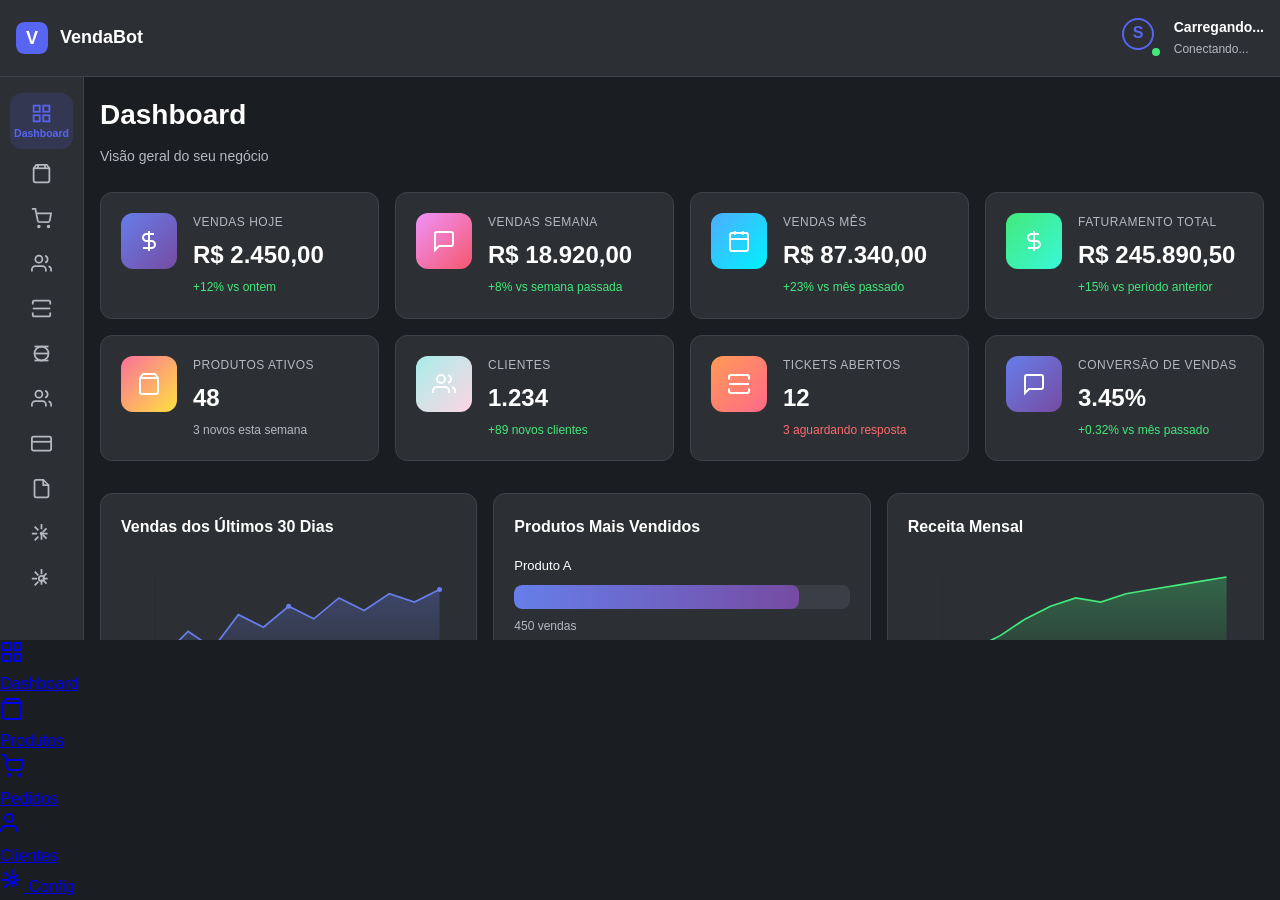
<file: index (2).html>
<!DOCTYPE html>
<html lang="pt-BR">
<head>
    <meta charset="UTF-8">
    <meta name="viewport" content="width=device-width, initial-scale=1.0, maximum-scale=1.0, user-scalable=no, viewport-fit=cover">
    <meta name="apple-mobile-web-app-capable" content="yes">
    <meta name="apple-mobile-web-app-status-bar-style" content="black-translucent">
    <title>VendaBot - Painel de Vendas Discord</title>
    <link rel="stylesheet" href="styles.css">
</head>
<body>
    <!-- Header -->
    <header class="header">
        <div class="header-content">
            <div class="header-left">
                <button class="menu-toggle" id="menuToggle">
                    <svg width="24" height="24" viewBox="0 0 24 24" fill="none" stroke="currentColor" stroke-width="2">
                        <line x1="3" y1="6" x2="21" y2="6"></line>
                        <line x1="3" y1="12" x2="21" y2="12"></line>
                        <line x1="3" y1="18" x2="21" y2="18"></line>
                    </svg>
                </button>
                <div class="logo-section">
                    <svg class="logo" width="32" height="32" viewBox="0 0 32 32" fill="none">
                        <rect width="32" height="32" rx="8" fill="#5865F2"/>
                        <text x="16" y="22" font-size="18" font-weight="bold" fill="white" text-anchor="middle">V</text>
                    </svg>
                    <div class="logo-text">
                        <h1>VendaBot</h1>
                    </div>
                </div>
            </div>
            
            <div class="header-right">
                <div class="server-info">
                    <div class="server-avatar">
                        <svg id="serverAvatarSvg" width="32" height="32" viewBox="0 0 32 32" fill="none">
                            <circle cx="16" cy="16" r="15" fill="#2C2F33" stroke="#5865F2" stroke-width="2"/>
                            <text x="16" y="20" font-size="16" font-weight="bold" fill="#5865F2" text-anchor="middle">S</text>
                        </svg>
                        <img id="serverAvatarImg" alt="Ícone do servidor" style="display:none;width:32px;height:32px;border-radius:50%;" />
                        <span class="online-indicator" id="onlineIndicator"></span>
                    </div>
                    <div class="server-details">
                        <p class="server-name" id="serverName">Carregando...</p>
                        <p class="bot-status" id="botStatus">Conectando...</p>
                    </div>
                </div>
            </div>
        </div>
    </header>

    <!-- Sidebar -->
    <aside class="sidebar" id="sidebar">
        <nav class="nav-menu">
            <a href="#" class="nav-item active" data-page="dashboard">
                <svg width="20" height="20" viewBox="0 0 24 24" fill="none" stroke="currentColor" stroke-width="2">
                    <rect x="3" y="3" width="7" height="7"></rect>
                    <rect x="14" y="3" width="7" height="7"></rect>
                    <rect x="14" y="14" width="7" height="7"></rect>
                    <rect x="3" y="14" width="7" height="7"></rect>
                </svg>
                <span>Dashboard</span>
            </a>
            <a href="#" class="nav-item" data-page="produtos">
                <svg width="20" height="20" viewBox="0 0 24 24" fill="none" stroke="currentColor" stroke-width="2">
                    <path d="M6 2L3 6v14a2 2 0 0 0 2 2h14a2 2 0 0 0 2-2V6l-3-4z"></path>
                    <line x1="3" y1="6" x2="21" y2="6"></line>
                    <path d="M16 2v4M8 2v4"></path>
                </svg>
                <span>Produtos</span>
            </a>
            <a href="#" class="nav-item" data-page="pedidos">
                <svg width="20" height="20" viewBox="0 0 24 24" fill="none" stroke="currentColor" stroke-width="2">
                    <circle cx="9" cy="21" r="1"></circle>
                    <circle cx="20" cy="21" r="1"></circle>
                    <path d="M1 1h4l2.68 13.39a2 2 0 0 0 2 1.61h9.72a2 2 0 0 0 2-1.61L23 6H6"></path>
                </svg>
                <span>Pedidos</span>
            </a>
            <a href="#" class="nav-item" data-page="clientes">
                <svg width="20" height="20" viewBox="0 0 24 24" fill="none" stroke="currentColor" stroke-width="2">
                    <path d="M17 21v-2a4 4 0 0 0-4-4H5a4 4 0 0 0-4 4v2"></path>
                    <circle cx="9" cy="7" r="4"></circle>
                    <path d="M23 21v-2a4 4 0 0 0-3-3.87"></path>
                    <path d="M16 3.13a4 4 0 0 1 0 7.75"></path>
                </svg>
                <span>Clientes</span>
            </a>
            <a href="#" class="nav-item" data-page="tickets">
                <svg width="20" height="20" viewBox="0 0 24 24" fill="none" stroke="currentColor" stroke-width="2">
                    <path d="M2 7.5V5a2 2 0 0 1 2-2h16a2 2 0 0 1 2 2v2.5"></path>
                    <path d="M2 16.5V19a2 2 0 0 0 2 2h16a2 2 0 0 0 2-2v-2.5"></path>
                    <line x1="2" y1="12" x2="22" y2="12"></line>
                </svg>
                <span>Tickets</span>
            </a>
            <a href="#" class="nav-item" data-page="cupons">
                <svg width="20" height="20" viewBox="0 0 24 24" fill="none" stroke="currentColor" stroke-width="2">
                    <line x1="4" y1="4" x2="20" y2="4"></line>
                    <line x1="4" y1="20" x2="20" y2="20"></line>
                    <line x1="4" y1="12" x2="20" y2="12"></line>
                    <circle cx="12" cy="12" r="8"></circle>
                </svg>
                <span>Cupons</span>
            </a>
            <a href="#" class="nav-item" data-page="afiliados">
                <svg width="20" height="20" viewBox="0 0 24 24" fill="none" stroke="currentColor" stroke-width="2">
                    <path d="M17 21v-2a4 4 0 0 0-4-4H5a4 4 0 0 0-4 4v2"></path>
                    <circle cx="9" cy="7" r="4"></circle>
                    <path d="M23 21v-2a4 4 0 0 0-3-3.87"></path>
                    <path d="M16 3.13a4 4 0 0 1 0 7.75"></path>
                </svg>
                <span>Afiliados</span>
            </a>
            <a href="#" class="nav-item" data-page="pagamentos">
                <svg width="20" height="20" viewBox="0 0 24 24" fill="none" stroke="currentColor" stroke-width="2">
                    <rect x="1" y="4" width="22" height="16" rx="2" ry="2"></rect>
                    <line x1="1" y1="10" x2="23" y2="10"></line>
                </svg>
                <span>Pagamentos</span>
            </a>
            <a href="#" class="nav-item" data-page="logs">
                <svg width="20" height="20" viewBox="0 0 24 24" fill="none" stroke="currentColor" stroke-width="2">
                    <path d="M14 2H6a2 2 0 0 0-2 2v16a2 2 0 0 0 2 2h12a2 2 0 0 0 2-2V8z"></path>
                    <polyline points="14 2 14 8 20 8"></polyline>
                    <line x1="12" y1="19" x2="12" y2="19"></line>
                    <line x1="12" y1="13" x2="12" y2="13"></line>
                </svg>
                <span>Logs</span>
            </a>
            <a href="#" class="nav-item" data-page="automacoes">
                <svg width="20" height="20" viewBox="0 0 24 24" fill="none" stroke="currentColor" stroke-width="2">
                    <circle cx="12" cy="12" r="1"></circle>
                    <path d="M12 1v6m0 6v6"></path>
                    <path d="M4.22 4.22l4.24 4.24m5.08 5.08l4.24 4.24"></path>
                    <path d="M1 12h6m6 0h6"></path>
                    <path d="M4.22 19.78l4.24-4.24m5.08-5.08l4.24-4.24"></path>
                </svg>
                <span>Automações</span>
            </a>
            <a href="#" class="nav-item" data-page="configuracoes">
                <svg width="20" height="20" viewBox="0 0 24 24" fill="none" stroke="currentColor" stroke-width="2">
                    <circle cx="12" cy="12" r="3"></circle>
                    <path d="M12 1v6m0 6v6"></path>
                    <path d="M4.22 4.22l4.24 4.24m5.08 5.08l4.24 4.24"></path>
                    <path d="M1 12h6m6 0h6"></path>
                    <path d="M4.22 19.78l4.24-4.24m5.08-5.08l4.24-4.24"></path>
                </svg>
                <span>Configurações</span>
            </a>
        </nav>
    </aside>

    <!-- Main Content -->
    <main class="main-content">
        <!-- Dashboard Page -->
        <div class="page active" id="dashboard-page">
            <div class="page-header">
                <h2>Dashboard</h2>
                <p class="page-subtitle">Visão geral do seu negócio</p>
            </div>

            <!-- Stats Grid -->
            <div class="stats-grid">
                <div class="stat-card">
                    <div class="stat-icon" style="background: linear-gradient(135deg, #667eea 0%, #764ba2 100%);">
                        <svg width="24" height="24" viewBox="0 0 24 24" fill="none" stroke="white" stroke-width="2">
                            <line x1="12" y1="2" x2="12" y2="22"></line>
                            <path d="M17 5H9.5a3.5 3.5 0 0 0 0 7h5a3.5 3.5 0 0 1 0 7H6"></path>
                        </svg>
                    </div>
                    <div class="stat-content">
                        <p class="stat-label">Vendas Hoje</p>
                        <h3 class="stat-value">R$ 2.450,00</h3>
                        <span class="stat-change positive">+12% vs ontem</span>
                    </div>
                </div>

                <div class="stat-card">
                    <div class="stat-icon" style="background: linear-gradient(135deg, #f093fb 0%, #f5576c 100%);">
                        <svg width="24" height="24" viewBox="0 0 24 24" fill="none" stroke="white" stroke-width="2">
                            <path d="M21 15a2 2 0 0 1-2 2H7l-4 4V5a2 2 0 0 1 2-2h14a2 2 0 0 1 2 2z"></path>
                        </svg>
                    </div>
                    <div class="stat-content">
                        <p class="stat-label">Vendas Semana</p>
                        <h3 class="stat-value">R$ 18.920,00</h3>
                        <span class="stat-change positive">+8% vs semana passada</span>
                    </div>
                </div>

                <div class="stat-card">
                    <div class="stat-icon" style="background: linear-gradient(135deg, #4facfe 0%, #00f2fe 100%);">
                        <svg width="24" height="24" viewBox="0 0 24 24" fill="none" stroke="white" stroke-width="2">
                            <rect x="3" y="4" width="18" height="18" rx="2" ry="2"></rect>
                            <line x1="16" y1="2" x2="16" y2="6"></line>
                            <line x1="8" y1="2" x2="8" y2="6"></line>
                            <line x1="3" y1="10" x2="21" y2="10"></line>
                        </svg>
                    </div>
                    <div class="stat-content">
                        <p class="stat-label">Vendas Mês</p>
                        <h3 class="stat-value">R$ 87.340,00</h3>
                        <span class="stat-change positive">+23% vs mês passado</span>
                    </div>
                </div>

                <div class="stat-card">
                    <div class="stat-icon" style="background: linear-gradient(135deg, #43e97b 0%, #38f9d7 100%);">
                        <svg width="24" height="24" viewBox="0 0 24 24" fill="none" stroke="white" stroke-width="2">
                            <line x1="12" y1="2" x2="12" y2="22"></line>
                            <path d="M17 5H9.5a3.5 3.5 0 0 0 0 7h5a3.5 3.5 0 0 1 0 7H6"></path>
                        </svg>
                    </div>
                    <div class="stat-content">
                        <p class="stat-label">Faturamento Total</p>
                        <h3 class="stat-value">R$ 245.890,50</h3>
                        <span class="stat-change positive">+15% vs período anterior</span>
                    </div>
                </div>

                <div class="stat-card">
                    <div class="stat-icon" style="background: linear-gradient(135deg, #fa709a 0%, #fee140 100%);">
                        <svg width="24" height="24" viewBox="0 0 24 24" fill="none" stroke="white" stroke-width="2">
                            <path d="M6 2L3 6v14a2 2 0 0 0 2 2h14a2 2 0 0 0 2-2V6l-3-4z"></path>
                            <line x1="3" y1="6" x2="21" y2="6"></line>
                        </svg>
                    </div>
                    <div class="stat-content">
                        <p class="stat-label">Produtos Ativos</p>
                        <h3 class="stat-value">48</h3>
                        <span class="stat-change neutral">3 novos esta semana</span>
                    </div>
                </div>

                <div class="stat-card">
                    <div class="stat-icon" style="background: linear-gradient(135deg, #a8edea 0%, #fed6e3 100%);">
                        <svg width="24" height="24" viewBox="0 0 24 24" fill="none" stroke="white" stroke-width="2">
                            <path d="M17 21v-2a4 4 0 0 0-4-4H5a4 4 0 0 0-4 4v2"></path>
                            <circle cx="9" cy="7" r="4"></circle>
                            <path d="M23 21v-2a4 4 0 0 0-3-3.87"></path>
                            <path d="M16 3.13a4 4 0 0 1 0 7.75"></path>
                        </svg>
                    </div>
                    <div class="stat-content">
                        <p class="stat-label">Clientes</p>
                        <h3 class="stat-value">1.234</h3>
                        <span class="stat-change positive">+89 novos clientes</span>
                    </div>
                </div>

                <div class="stat-card">
                    <div class="stat-icon" style="background: linear-gradient(135deg, #ff9a56 0%, #ff6a88 100%);">
                        <svg width="24" height="24" viewBox="0 0 24 24" fill="none" stroke="white" stroke-width="2">
                            <path d="M2 7.5V5a2 2 0 0 1 2-2h16a2 2 0 0 1 2 2v2.5"></path>
                            <path d="M2 16.5V19a2 2 0 0 0 2 2h16a2 2 0 0 0 2-2v-2.5"></path>
                            <line x1="2" y1="12" x2="22" y2="12"></line>
                        </svg>
                    </div>
                    <div class="stat-content">
                        <p class="stat-label">Tickets Abertos</p>
                        <h3 class="stat-value">12</h3>
                        <span class="stat-change negative">3 aguardando resposta</span>
                    </div>
                </div>

                <div class="stat-card">
                    <div class="stat-icon" style="background: linear-gradient(135deg, #667eea 0%, #764ba2 100%);">
                        <svg width="24" height="24" viewBox="0 0 24 24" fill="none" stroke="white" stroke-width="2">
                            <path d="M21 15a2 2 0 0 1-2 2H7l-4 4V5a2 2 0 0 1 2-2h14a2 2 0 0 1 2 2z"></path>
                        </svg>
                    </div>
                    <div class="stat-content">
                        <p class="stat-label">Conversão de Vendas</p>
                        <h3 class="stat-value">3.45%</h3>
                        <span class="stat-change positive">+0.32% vs mês passado</span>
                    </div>
                </div>
            </div>

            <!-- Charts Section -->
            <div class="charts-section">
                <div class="chart-card">
                    <h3>Vendas dos Últimos 30 Dias</h3>
                    <svg class="chart" viewBox="0 0 400 200" preserveAspectRatio="xMidYMid meet">
                        <defs>
                            <linearGradient id="grad1" x1="0%" y1="0%" x2="0%" y2="100%">
                                <stop offset="0%" style="stop-color:#667eea;stop-opacity:0.3" />
                                <stop offset="100%" style="stop-color:#667eea;stop-opacity:0" />
                            </linearGradient>
                        </defs>
                        <!-- Grid -->
                        <line x1="40" y1="20" x2="40" y2="160" stroke="#2C2F33" stroke-width="1"/>
                        <line x1="40" y1="160" x2="390" y2="160" stroke="#2C2F33" stroke-width="1"/>
                        <!-- Data line -->
                        <polyline points="50,120 80,90 110,110 140,70 170,85 200,60 230,75 260,50 290,65 320,45 350,55 380,40" fill="none" stroke="#667eea" stroke-width="2"/>
                        <!-- Area under line -->
                        <polygon points="50,120 80,90 110,110 140,70 170,85 200,60 230,75 260,50 290,65 320,45 350,55 380,40 380,160 50,160" fill="url(#grad1)"/>
                        <!-- Data points -->
                        <circle cx="50" cy="120" r="3" fill="#667eea"/>
                        <circle cx="200" cy="60" r="3" fill="#667eea"/>
                        <circle cx="380" cy="40" r="3" fill="#667eea"/>
                    </svg>
                </div>

                <div class="chart-card">
                    <h3>Produtos Mais Vendidos</h3>
                    <div class="bar-chart">
                        <div class="bar-item">
                            <div class="bar-label">Produto A</div>
                            <div class="bar-container">
                                <div class="bar" style="width: 85%; background: linear-gradient(90deg, #667eea, #764ba2);"></div>
                            </div>
                            <div class="bar-value">450 vendas</div>
                        </div>
                        <div class="bar-item">
                            <div class="bar-label">Produto B</div>
                            <div class="bar-container">
                                <div class="bar" style="width: 72%; background: linear-gradient(90deg, #f093fb, #f5576c);"></div>
                            </div>
                            <div class="bar-value">380 vendas</div>
                        </div>
                        <div class="bar-item">
                            <div class="bar-label">Produto C</div>
                            <div class="bar-container">
                                <div class="bar" style="width: 65%; background: linear-gradient(90deg, #4facfe, #00f2fe);"></div>
                            </div>
                            <div class="bar-value">345 vendas</div>
                        </div>
                        <div class="bar-item">
                            <div class="bar-label">Produto D</div>
                            <div class="bar-container">
                                <div class="bar" style="width: 58%; background: linear-gradient(90deg, #43e97b, #38f9d7);"></div>
                            </div>
                            <div class="bar-value">310 vendas</div>
                        </div>
                    </div>
                </div>

                <div class="chart-card">
                    <h3>Receita Mensal</h3>
                    <svg class="chart" viewBox="0 0 400 200" preserveAspectRatio="xMidYMid meet">
                        <defs>
                            <linearGradient id="grad2" x1="0%" y1="0%" x2="0%" y2="100%">
                                <stop offset="0%" style="stop-color:#43e97b;stop-opacity:0.3" />
                                <stop offset="100%" style="stop-color:#43e97b;stop-opacity:0" />
                            </linearGradient>
                        </defs>
                        <!-- Grid -->
                        <line x1="40" y1="20" x2="40" y2="160" stroke="#2C2F33" stroke-width="1"/>
                        <line x1="40" y1="160" x2="390" y2="160" stroke="#2C2F33" stroke-width="1"/>
                        <!-- Data line -->
                        <polyline points="50,140 80,110 110,95 140,75 170,60 200,50 230,55 260,45 290,40 320,35 350,30 380,25" fill="none" stroke="#43e97b" stroke-width="2"/>
                        <!-- Area under line -->
                        <polygon points="50,140 80,110 110,95 140,75 170,60 200,50 230,55 260,45 290,40 320,35 350,30 380,25 380,160 50,160" fill="url(#grad2)"/>
                    </svg>
                </div>
            </div>
        </div>

        <!-- Produtos Page -->
        <div class="page" id="produtos-page">
            <div class="page-header">
                <h2>Produtos</h2>
                <button class="btn btn-primary" id="addProductBtn">+ Adicionar Produto</button>
            </div>

            <div class="table-container">
                <div class="search-box">
                    <svg width="20" height="20" viewBox="0 0 24 24" fill="none" stroke="currentColor" stroke-width="2">
                        <circle cx="11" cy="11" r="8"></circle>
                        <line x1="21" y1="21" x2="16.65" y2="16.65"></line>
                    </svg>
                    <input type="text" placeholder="Pesquisar produtos..." id="productSearch">
                </div>

                <table class="data-table">
                    <thead>
                        <tr>
                            <th>Produto</th>
                            <th>Categoria</th>
                            <th>Preço</th>
                            <th>Estoque</th>
                            <th>Status</th>
                            <th>Ações</th>
                        </tr>
                    </thead>
                    <tbody>
                        <tr>
                            <td><strong>Curso Premium</strong></td>
                            <td>Educação</td>
                            <td>R$ 99,90</td>
                            <td>∞</td>
                            <td><span class="badge badge-success">Ativo</span></td>
                            <td>
                                <button class="action-btn" title="Editar">✎</button>
                                <button class="action-btn" title="Duplicar">⧉</button>
                                <button class="action-btn" title="Deletar">🗑</button>
                            </td>
                        </tr>
                        <tr>
                            <td><strong>Ebook Completo</strong></td>
                            <td>Digital</td>
                            <td>R$ 49,90</td>
                            <td>∞</td>
                            <td><span class="badge badge-success">Ativo</span></td>
                            <td>
                                <button class="action-btn" title="Editar">✎</button>
                                <button class="action-btn" title="Duplicar">⧉</button>
                                <button class="action-btn" title="Deletar">🗑</button>
                            </td>
                        </tr>
                        <tr>
                            <td><strong>Consultoria 1:1</strong></td>
                            <td>Serviço</td>
                            <td>R$ 299,00</td>
                            <td>5</td>
                            <td><span class="badge badge-warning">Baixo Estoque</span></td>
                            <td>
                                <button class="action-btn" title="Editar">✎</button>
                                <button class="action-btn" title="Duplicar">⧉</button>
                                <button class="action-btn" title="Deletar">🗑</button>
                            </td>
                        </tr>
                    </tbody>
                </table>
            </div>
        </div>

        <!-- Pedidos Page -->
        <div class="page" id="pedidos-page">
            <div class="page-header">
                <h2>Pedidos</h2>
                <div class="filter-buttons">
                    <button class="filter-btn active" data-filter="todos">Todos</button>
                    <button class="filter-btn" data-filter="pendentes">Pendentes</button>
                    <button class="filter-btn" data-filter="pagos">Pagos</button>
                    <button class="filter-btn" data-filter="cancelados">Cancelados</button>
                </div>
            </div>

            <div class="table-container">
                <div class="search-box">
                    <svg width="20" height="20" viewBox="0 0 24 24" fill="none" stroke="currentColor" stroke-width="2">
                        <circle cx="11" cy="11" r="8"></circle>
                        <line x1="21" y1="21" x2="16.65" y2="16.65"></line>
                    </svg>
                    <input type="text" placeholder="Pesquisar pedido..." id="orderSearch">
                </div>

                <table class="data-table">
                    <thead>
                        <tr>
                            <th>Pedido</th>
                            <th>Cliente</th>
                            <th>Produto</th>
                            <th>Valor</th>
                            <th>Data</th>
                            <th>Status</th>
                        </tr>
                    </thead>
                    <tbody>
                        <tr>
                            <td>#001234</td>
                            <td>João Silva</td>
                            <td>Curso Premium</td>
                            <td>R$ 99,90</td>
                            <td>15/06/2026</td>
                            <td><span class="badge badge-success">Pago</span></td>
                        </tr>
                        <tr>
                            <td>#001233</td>
                            <td>Maria Santos</td>
                            <td>Ebook Completo</td>
                            <td>R$ 49,90</td>
                            <td>14/06/2026</td>
                            <td><span class="badge badge-warning">Pendente</span></td>
                        </tr>
                        <tr>
                            <td>#001232</td>
                            <td>Pedro Costa</td>
                            <td>Consultoria 1:1</td>
                            <td>R$ 299,00</td>
                            <td>13/06/2026</td>
                            <td><span class="badge badge-success">Pago</span></td>
                        </tr>
                    </tbody>
                </table>
            </div>
        </div>

        <!-- Clientes Page -->
        <div class="page" id="clientes-page">
            <div class="page-header">
                <h2>Clientes</h2>
                <p class="page-subtitle">Gerencie seus clientes e histórico de compras</p>
            </div>

            <div class="clients-grid">
                <div class="client-card">
                    <div class="client-avatar">
                        <svg width="48" height="48" viewBox="0 0 48 48" fill="none">
                            <circle cx="24" cy="24" r="23" fill="#5865F2"/>
                            <text x="24" y="32" font-size="24" font-weight="bold" fill="white" text-anchor="middle">JS</text>
                        </svg>
                    </div>
                    <h3>João Silva</h3>
                    <p class="client-id">ID: 123456789</p>
                    <div class="client-stats">
                        <div class="stat">
                            <span class="label">Total Gasto</span>
                            <span class="value">R$ 450,00</span>
                        </div>
                        <div class="stat">
                            <span class="label">Compras</span>
                            <span class="value">5</span>
                        </div>
                    </div>
                    <p class="last-purchase">Última compra: 15/06/2026</p>
                    <button class="btn btn-secondary btn-small">Ver Histórico</button>
                </div>

                <div class="client-card">
                    <div class="client-avatar">
                        <svg width="48" height="48" viewBox="0 0 48 48" fill="none">
                            <circle cx="24" cy="24" r="23" fill="#f5576c"/>
                            <text x="24" y="32" font-size="24" font-weight="bold" fill="white" text-anchor="middle">MS</text>
                        </svg>
                    </div>
                    <h3>Maria Santos</h3>
                    <p class="client-id">ID: 987654321</p>
                    <div class="client-stats">
                        <div class="stat">
                            <span class="label">Total Gasto</span>
                            <span class="value">R$ 299,90</span>
                        </div>
                        <div class="stat">
                            <span class="label">Compras</span>
                            <span class="value">3</span>
                        </div>
                    </div>
                    <p class="last-purchase">Última compra: 14/06/2026</p>
                    <button class="btn btn-secondary btn-small">Ver Histórico</button>
                </div>

                <div class="client-card">
                    <div class="client-avatar">
                        <svg width="48" height="48" viewBox="0 0 48 48" fill="none">
                            <circle cx="24" cy="24" r="23" fill="#43e97b"/>
                            <text x="24" y="32" font-size="24" font-weight="bold" fill="white" text-anchor="middle">PC</text>
                        </svg>
                    </div>
                    <h3>Pedro Costa</h3>
                    <p class="client-id">ID: 555666777</p>
                    <div class="client-stats">
                        <div class="stat">
                            <span class="label">Total Gasto</span>
                            <span class="value">R$ 699,00</span>
                        </div>
                        <div class="stat">
                            <span class="label">Compras</span>
                            <span class="value">8</span>
                        </div>
                    </div>
                    <p class="last-purchase">Última compra: 13/06/2026</p>
                    <button class="btn btn-secondary btn-small">Ver Histórico</button>
                </div>
            </div>
        </div>

        <!-- Tickets Page -->
        <div class="page" id="tickets-page">
            <div class="page-header">
                <h2>Tickets</h2>
                <p class="page-subtitle">Gerenciamento de suporte</p>
            </div>

            <div class="tickets-stats">
                <div class="ticket-stat">
                    <h4>Abertos</h4>
                    <p class="big-number">12</p>
                </div>
                <div class="ticket-stat">
                    <h4>Fechados</h4>
                    <p class="big-number">234</p>
                </div>
                <div class="ticket-stat">
                    <h4>Tempo Médio</h4>
                    <p class="big-number">2h 15m</p>
                </div>
            </div>

            <div class="table-container">
                <table class="data-table">
                    <thead>
                        <tr>
                            <th>ID</th>
                            <th>Cliente</th>
                            <th>Assunto</th>
                            <th>Status</th>
                            <th>Atendente</th>
                            <th>Data</th>
                        </tr>
                    </thead>
                    <tbody>
                        <tr>
                            <td>#T001</td>
                            <td>João Silva</td>
                            <td>Problema com acesso ao curso</td>
                            <td><span class="badge badge-warning">Aberto</span></td>
                            <td>Carlos</td>
                            <td>15/06/2026</td>
                        </tr>
                        <tr>
                            <td>#T002</td>
                            <td>Maria Santos</td>
                            <td>Dúvida sobre reembolso</td>
                            <td><span class="badge badge-info">Em Andamento</span></td>
                            <td>Ana</td>
                            <td>14/06/2026</td>
                        </tr>
                    </tbody>
                </table>
            </div>
        </div>

        <!-- Cupons Page -->
        <div class="page" id="cupons-page">
            <div class="page-header">
                <h2>Cupons</h2>
                <button class="btn btn-primary" id="addCouponBtn">+ Criar Cupom</button>
            </div>

            <div class="coupons-grid">
                <div class="coupon-card">
                    <div class="coupon-header">
                        <h3>DESCONTO10</h3>
                        <span class="coupon-badge">10% OFF</span>
                    </div>
                    <div class="coupon-details">
                        <p><strong>Usos:</strong> 45/100</p>
                        <p><strong>Expira:</strong> 30/06/2026</p>
                        <p><strong>Criado:</strong> 01/06/2026</p>
                    </div>
                    <div class="coupon-actions">
                        <button class="btn btn-secondary btn-small">Editar</button>
                        <button class="btn btn-danger btn-small">Deletar</button>
                    </div>
                </div>

                <div class="coupon-card">
                    <div class="coupon-header">
                        <h3>BLACKFRIDAY</h3>
                        <span class="coupon-badge">50% OFF</span>
                    </div>
                    <div class="coupon-details">
                        <p><strong>Usos:</strong> 234/500</p>
                        <p><strong>Expira:</strong> 31/12/2026</p>
                        <p><strong>Criado:</strong> 15/05/2026</p>
                    </div>
                    <div class="coupon-actions">
                        <button class="btn btn-secondary btn-small">Editar</button>
                        <button class="btn btn-danger btn-small">Deletar</button>
                    </div>
                </div>
            </div>
        </div>

        <!-- Afiliados Page -->
        <div class="page" id="afiliados-page">
            <div class="page-header">
                <h2>Afiliados</h2>
                <p class="page-subtitle">Programa de afiliação</p>
            </div>

            <div class="table-container">
                <table class="data-table">
                    <thead>
                        <tr>
                            <th>Nome</th>
                            <th>Código</th>
                            <th>Comissão</th>
                            <th>Cliques</th>
                            <th>Conversões</th>
                            <th>Ganhos</th>
                        </tr>
                    </thead>
                    <tbody>
                        <tr>
                            <td>Bruno Ferreira</td>
                            <td>BRUNO2024</td>
                            <td>15%</td>
                            <td>1.234</td>
                            <td>89</td>
                            <td>R$ 1.340,00</td>
                        </tr>
                        <tr>
                            <td>Ana Paula</td>
                            <td>ANA2024</td>
                            <td>15%</td>
                            <td>2.456</td>
                            <td>156</td>
                            <td>R$ 2.340,00</td>
                        </tr>
                    </tbody>
                </table>
            </div>
        </div>

        <!-- Pagamentos Page -->
        <div class="page" id="pagamentos-page">
            <div class="page-header">
                <h2>Pagamentos</h2>
                <p class="page-subtitle">Gerenciamento de integrações de pagamento</p>
            </div>

            <div class="payments-overview">
                <div class="payment-card">
                    <h3>Total Recebido</h3>
                    <p class="big-amount">R$ 245.890,50</p>
                </div>
                <div class="payment-card">
                    <h3>Total Pendente</h3>
                    <p class="big-amount">R$ 12.340,00</p>
                </div>
            </div>

            <div class="integrations-section">
                <h3>Integrações de Pagamento</h3>
                <p class="page-subtitle" style="margin-bottom:16px;">Apenas um método pode ficar ativo por vez. O método ativo é o usado pelo comando <strong>/criar_pix</strong> no Discord.</p>
                <div class="integrations-grid">
                    <div class="integration-card" data-method="pix">
                        <div class="integration-card-main">
                            <h4>PIX</h4>
                            <p class="integration-status" id="pixStatusLabel">Conectado</p>
                        </div>
                        <div class="integration-card-actions">
                            <label class="switch payment-method-switch" title="Usar este método no /criar_pix">
                                <input type="checkbox" class="payment-method-toggle" id="pixMethodToggle" data-method="pix">
                                <span class="slider"></span>
                            </label>
                            <button class="btn btn-secondary btn-small">Configurar</button>
                        </div>
                    </div>
                    <div class="integration-card" data-method="mercadopago">
                        <div class="integration-card-main">
                            <h4>Mercado Pago</h4>
                            <p class="integration-status" id="mpStatusLabel">Conectado</p>
                        </div>
                        <div class="integration-card-actions">
                            <label class="switch payment-method-switch" title="Usar este método no /criar_pix">
                                <input type="checkbox" class="payment-method-toggle" id="mpMethodToggle" data-method="mercadopago" checked>
                                <span class="slider"></span>
                            </label>
                            <button class="btn btn-secondary btn-small">Configurar</button>
                        </div>
                    </div>
                    <div class="integration-card">
                        <h4>Stripe</h4>
                        <p class="integration-status">Desconectado</p>
                        <button class="btn btn-primary btn-small">Conectar</button>
                    </div>
                    <div class="integration-card">
                        <h4>PayPal</h4>
                        <p class="integration-status">Desconectado</p>
                        <button class="btn btn-primary btn-small">Conectar</button>
                    </div>
                </div>
            </div>

            <div class="table-container">
                <h3>Últimos Pagamentos</h3>
                <table class="data-table">
                    <thead>
                        <tr>
                            <th>Data</th>
                            <th>Valor</th>
                            <th>Método</th>
                            <th>Status</th>
                        </tr>
                    </thead>
                    <tbody>
                        <tr>
                            <td>15/06/2026</td>
                            <td>R$ 2.450,00</td>
                            <td>PIX</td>
                            <td><span class="badge badge-success">Confirmado</span></td>
                        </tr>
                        <tr>
                            <td>14/06/2026</td>
                            <td>R$ 1.890,00</td>
                            <td>Mercado Pago</td>
                            <td><span class="badge badge-success">Confirmado</span></td>
                        </tr>
                    </tbody>
                </table>
            </div>
        </div>

        <!-- Logs Page -->
        <div class="page" id="logs-page">
            <div class="page-header">
                <h2>Logs</h2>
                <p class="page-subtitle">Histórico de atividades</p>
            </div>

            <div class="table-container">
                <div class="search-box">
                    <svg width="20" height="20" viewBox="0 0 24 24" fill="none" stroke="currentColor" stroke-width="2">
                        <circle cx="11" cy="11" r="8"></circle>
                        <line x1="21" y1="21" x2="16.65" y2="16.65"></line>
                    </svg>
                    <input type="text" placeholder="Pesquisar logs..." id="logsSearch">
                </div>

                <table class="data-table">
                    <thead>
                        <tr>
                            <th>Data/Hora</th>
                            <th>Tipo</th>
                            <th>Descrição</th>
                            <th>Usuário</th>
                        </tr>
                    </thead>
                    <tbody>
                        <tr>
                            <td>15/06/2026 14:30</td>
                            <td><span class="badge badge-success">Compra</span></td>
                            <td>João Silva comprou Curso Premium</td>
                            <td>Sistema</td>
                        </tr>
                        <tr>
                            <td>15/06/2026 13:15</td>
                            <td><span class="badge badge-info">Alteração</span></td>
                            <td>Preço do Ebook atualizado</td>
                            <td>Admin</td>
                        </tr>
                        <tr>
                            <td>14/06/2026 10:45</td>
                            <td><span class="badge badge-warning">Reembolso</span></td>
                            <td>Reembolso processado para Maria Santos</td>
                            <td>Admin</td>
                        </tr>
                    </tbody>
                </table>
            </div>
        </div>

        <!-- Automações Page -->
        <div class="page" id="automacoes-page">
            <div class="page-header">
                <h2>Automações</h2>
                <p class="page-subtitle">Configure automações para seu bot</p>
            </div>

            <div class="automations-grid">
                <div class="automation-card">
                    <div class="automation-header">
                        <h3>Mensagens Automáticas</h3>
                        <label class="switch">
                            <input type="checkbox" checked>
                            <span class="slider"></span>
                        </label>
                    </div>
                    <p>Enviar mensagens automáticas após compra</p>
                </div>

                <div class="automation-card">
                    <div class="automation-header">
                        <h3>Cargos Automáticos</h3>
                        <label class="switch">
                            <input type="checkbox" checked>
                            <span class="slider"></span>
                        </label>
                    </div>
                    <p>Atribuir cargos automaticamente aos compradores</p>
                </div>

                <div class="automation-card">
                    <div class="automation-header">
                        <h3>Respostas Automáticas</h3>
                        <label class="switch">
                            <input type="checkbox">
                            <span class="slider"></span>
                        </label>
                    </div>
                    <p>Responder automaticamente a mensagens</p>
                </div>

                <div class="automation-card">
                    <div class="automation-header">
                        <h3>Logs Automáticos</h3>
                        <label class="switch">
                            <input type="checkbox" checked>
                            <span class="slider"></span>
                        </label>
                    </div>
                    <p>Registrar automaticamente todas as atividades</p>
                </div>

                <div class="automation-card">
                    <div class="automation-header">
                        <h3>Entrega Automática</h3>
                        <label class="switch">
                            <input type="checkbox" checked>
                            <span class="slider"></span>
                        </label>
                    </div>
                    <p>Entregar produtos digitais automaticamente</p>
                </div>
            </div>
        </div>

        <!-- Configurações Page -->
        <div class="page" id="configuracoes-page">
            <div class="page-header">
                <h2>Configurações do Bot</h2>
                <p class="page-subtitle">Configure os parâmetros do VendaBot</p>
            </div>

            <div class="settings-form">
                <div class="form-group">
                    <label>Nome do Bot</label>
                    <input type="text" id="botNameInput" placeholder="Carregando nome do bot...">
                </div>

                <div class="form-group">
                    <label>Canal de Compras</label>
                    <select id="channelCompras" data-setting="canal_compras">
                        <option>Selecione um canal...</option>
                    </select>
                </div>

                <div class="form-group">
                    <label>Canal de Logs</label>
                    <select id="channelLogs" data-setting="canal_logs">
                        <option>Selecione um canal...</option>
                    </select>
                </div>

                <div class="form-group">
                    <label>Canal de Tickets</label>
                    <select id="channelTickets" data-setting="canal_tickets">
                        <option>Selecione um canal...</option>
                    </select>
                </div>

                <div class="form-group">
                    <label>Cargo Cliente</label>
                    <input type="text" placeholder="Nome do cargo">
                </div>

                <div class="form-group">
                    <label>Cargo Comprador</label>
                    <input type="text" placeholder="Nome do cargo">
                </div>

                <div class="form-group">
                    <label>Cargo Staff</label>
                    <input type="text" placeholder="Nome do cargo">
                </div>

                <button class="btn btn-primary btn-large" id="saveSettingsBtn">Salvar Configurações</button>
            </div>
        </div>
    </main>

    <!-- Mobile Bottom Menu -->
    <nav class="mobile-menu">
        <a href="#" class="mobile-menu-item active" data-page="dashboard">
            <svg width="24" height="24" viewBox="0 0 24 24" fill="none" stroke="currentColor" stroke-width="2">
                <rect x="3" y="3" width="7" height="7"></rect>
                <rect x="14" y="3" width="7" height="7"></rect>
                <rect x="14" y="14" width="7" height="7"></rect>
                <rect x="3" y="14" width="7" height="7"></rect>
            </svg>
            <span>Dashboard</span>
        </a>
        <a href="#" class="mobile-menu-item" data-page="produtos">
            <svg width="24" height="24" viewBox="0 0 24 24" fill="none" stroke="currentColor" stroke-width="2">
                <path d="M6 2L3 6v14a2 2 0 0 0 2 2h14a2 2 0 0 0 2-2V6l-3-4z"></path>
                <line x1="3" y1="6" x2="21" y2="6"></line>
            </svg>
            <span>Produtos</span>
        </a>
        <a href="#" class="mobile-menu-item" data-page="pedidos">
            <svg width="24" height="24" viewBox="0 0 24 24" fill="none" stroke="currentColor" stroke-width="2">
                <circle cx="9" cy="21" r="1"></circle>
                <circle cx="20" cy="21" r="1"></circle>
                <path d="M1 1h4l2.68 13.39a2 2 0 0 0 2 1.61h9.72a2 2 0 0 0 2-1.61L23 6H6"></path>
            </svg>
            <span>Pedidos</span>
        </a>
        <a href="#" class="mobile-menu-item" data-page="clientes">
            <svg width="24" height="24" viewBox="0 0 24 24" fill="none" stroke="currentColor" stroke-width="2">
                <path d="M17 21v-2a4 4 0 0 0-4-4H5a4 4 0 0 0-4 4v2"></path>
                <circle cx="9" cy="7" r="4"></circle>
            </svg>
            <span>Clientes</span>
        </a>
        <a href="#" class="mobile-menu-item" data-page="configuracoes">
            <svg width="24" height="24" viewBox="0 0 24 24" fill="none" stroke="currentColor" stroke-width="2">
                <circle cx="12" cy="12" r="3"></circle>
                <path d="M12 1v6m0 6v6"></path>
                <path d="M4.22 4.22l4.24 4.24m5.08 5.08l4.24 4.24"></path>
                <path d="M1 12h6m6 0h6"></path>
                <path d="M4.22 19.78l4.24-4.24m5.08-5.08l4.24-4.24"></path>
            </svg>
            <span>Config</span>
        </a>
    </nav>

    <!-- Toast Notification -->
    <div class="toast" id="toast">
        <p id="toastMessage"></p>
    </div>

    <!-- Modal -->
    <div class="modal" id="modal">
        <div class="modal-content">
            <button class="modal-close" id="modalClose">&times;</button>
            <h2 id="modalTitle">Modal</h2>
            <div id="modalBody"></div>
        </div>
    </div>

    <script src="script.js"></script>
</body>
</html>
</file>
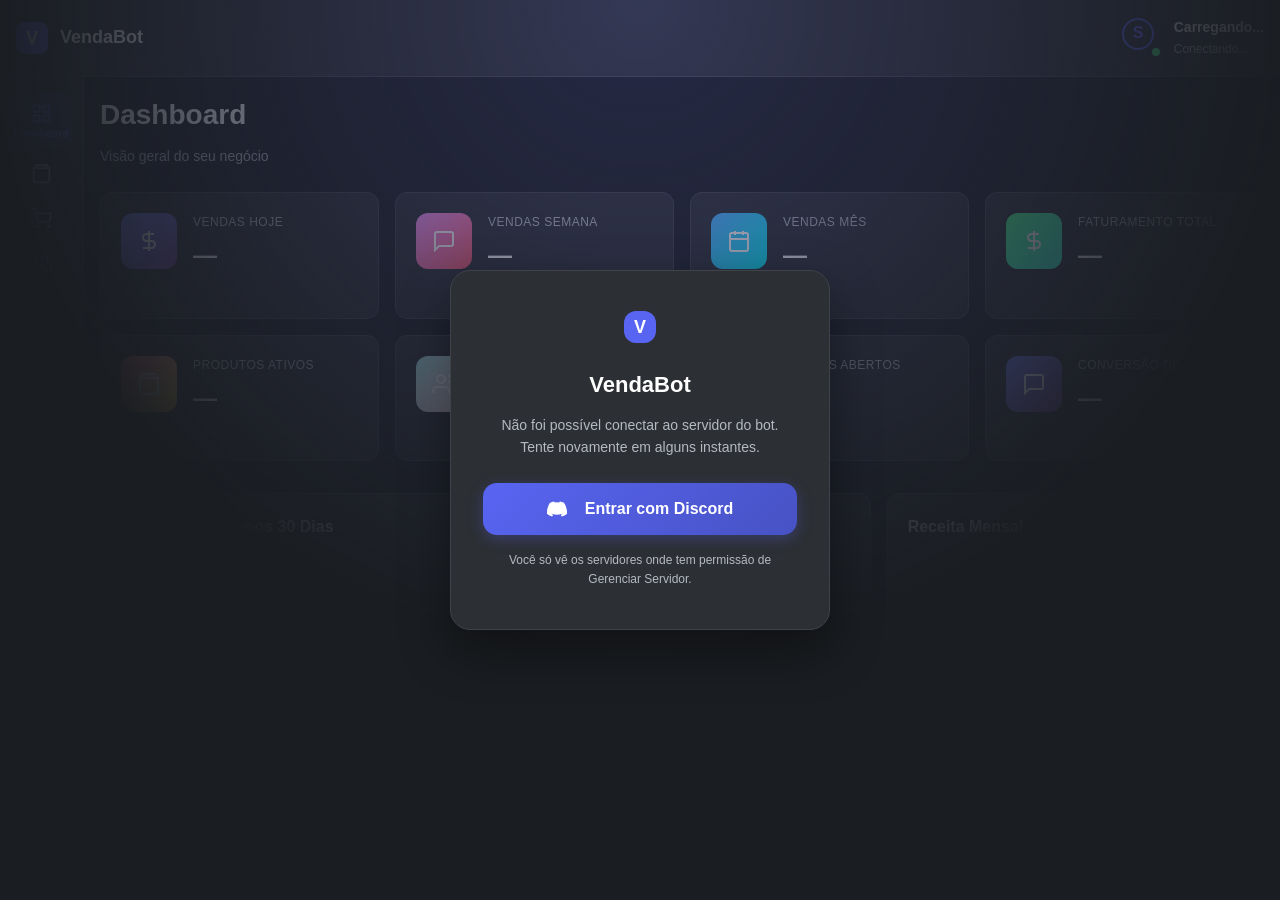
<file: index (3).html>
<!DOCTYPE html>
<html lang="pt-BR">
<head>
    <meta charset="UTF-8">
    <meta name="viewport" content="width=device-width, initial-scale=1.0, maximum-scale=1.0, user-scalable=no, viewport-fit=cover">
    <meta name="apple-mobile-web-app-capable" content="yes">
    <meta name="apple-mobile-web-app-status-bar-style" content="black-translucent">
    <title>VendaBot - Painel de Vendas Discord</title>
    <link rel="stylesheet" href="styles.css">
</head>
<body>
    <!-- Login Gate: cobre tudo até confirmar sessão Discord válida -->
    <div class="login-gate" id="loginGate">
        <div class="login-card">
            <svg class="logo" width="48" height="48" viewBox="0 0 32 32" fill="none">
                <rect width="32" height="32" rx="8" fill="#5865F2"/>
                <text x="16" y="22" font-size="18" font-weight="bold" fill="white" text-anchor="middle">V</text>
            </svg>
            <h1>VendaBot</h1>
            <p id="loginGateMessage">Entre com sua conta Discord para gerenciar seu painel de vendas.</p>
            <button class="btn btn-primary btn-large" id="loginBtn">
                <svg width="20" height="20" viewBox="0 0 24 24" fill="currentColor" style="margin-right:8px;"><path d="M20.317 4.369a19.791 19.791 0 0 0-4.885-1.515.074.074 0 0 0-.079.037c-.21.375-.444.864-.608 1.25a18.27 18.27 0 0 0-5.487 0 12.64 12.64 0 0 0-.617-1.25.077.077 0 0 0-.079-.037A19.736 19.736 0 0 0 3.677 4.37a.07.07 0 0 0-.032.027C.533 9.046-.32 13.58.099 18.057a.082.082 0 0 0 .031.057 19.9 19.9 0 0 0 5.993 3.03.078.078 0 0 0 .084-.028 14.09 14.09 0 0 0 1.226-1.994.076.076 0 0 0-.041-.106 13.107 13.107 0 0 1-1.872-.892.077.077 0 0 1-.008-.128c.126-.094.252-.192.372-.291a.074.074 0 0 1 .077-.01c3.927 1.793 8.18 1.793 12.061 0a.073.073 0 0 1 .078.009c.12.099.246.198.373.292a.077.077 0 0 1-.006.127 12.3 12.3 0 0 1-1.873.892.076.076 0 0 0-.04.107c.36.698.772 1.362 1.225 1.993a.076.076 0 0 0 .084.028 19.84 19.84 0 0 0 6.003-3.03.077.077 0 0 0 .032-.054c.5-5.177-.838-9.674-3.549-13.66a.061.061 0 0 0-.031-.03z"></path></svg>
                Entrar com Discord
            </button>
            <p class="login-hint">Você só vê os servidores onde tem permissão de Gerenciar Servidor.</p>
        </div>
    </div>

    <!-- Header -->
    <header class="header">
        <div class="header-content">
            <div class="header-left">
                <button class="menu-toggle" id="menuToggle">
                    <svg width="24" height="24" viewBox="0 0 24 24" fill="none" stroke="currentColor" stroke-width="2">
                        <line x1="3" y1="6" x2="21" y2="6"></line>
                        <line x1="3" y1="12" x2="21" y2="12"></line>
                        <line x1="3" y1="18" x2="21" y2="18"></line>
                    </svg>
                </button>
                <div class="logo-section">
                    <svg class="logo" width="32" height="32" viewBox="0 0 32 32" fill="none">
                        <rect width="32" height="32" rx="8" fill="#5865F2"/>
                        <text x="16" y="22" font-size="18" font-weight="bold" fill="white" text-anchor="middle">V</text>
                    </svg>
                    <div class="logo-text">
                        <h1>VendaBot</h1>
                    </div>
                </div>
            </div>
            
            <div class="header-right">
                <div class="server-info">
                    <div class="server-avatar">
                        <svg id="serverAvatarSvg" width="32" height="32" viewBox="0 0 32 32" fill="none">
                            <circle cx="16" cy="16" r="15" fill="#2C2F33" stroke="#5865F2" stroke-width="2"/>
                            <text x="16" y="20" font-size="16" font-weight="bold" fill="#5865F2" text-anchor="middle">S</text>
                        </svg>
                        <img id="serverAvatarImg" alt="Ícone do servidor" style="display:none;width:32px;height:32px;border-radius:50%;" />
                        <span class="online-indicator" id="onlineIndicator"></span>
                    </div>
                    <div class="server-details">
                        <p class="server-name" id="serverName">Carregando...</p>
                        <p class="bot-status" id="botStatus">Conectando...</p>
                    </div>
                </div>
                <button class="action-btn" id="logoutBtn" title="Sair" style="margin-left:8px;display:none;">
                    <svg width="18" height="18" viewBox="0 0 24 24" fill="none" stroke="currentColor" stroke-width="2" stroke-linecap="round" stroke-linejoin="round"><path d="M9 21H5a2 2 0 0 1-2-2V5a2 2 0 0 1 2-2h4"></path><polyline points="16 17 21 12 16 7"></polyline><line x1="21" y1="12" x2="9" y2="12"></line></svg>
                </button>
            </div>
        </div>
    </header>

    <!-- Sidebar -->
    <aside class="sidebar" id="sidebar">
        <nav class="nav-menu">
            <a href="#" class="nav-item active" data-page="dashboard">
                <svg width="20" height="20" viewBox="0 0 24 24" fill="none" stroke="currentColor" stroke-width="2">
                    <rect x="3" y="3" width="7" height="7"></rect>
                    <rect x="14" y="3" width="7" height="7"></rect>
                    <rect x="14" y="14" width="7" height="7"></rect>
                    <rect x="3" y="14" width="7" height="7"></rect>
                </svg>
                <span>Dashboard</span>
            </a>
            <a href="#" class="nav-item" data-page="produtos">
                <svg width="20" height="20" viewBox="0 0 24 24" fill="none" stroke="currentColor" stroke-width="2">
                    <path d="M6 2L3 6v14a2 2 0 0 0 2 2h14a2 2 0 0 0 2-2V6l-3-4z"></path>
                    <line x1="3" y1="6" x2="21" y2="6"></line>
                    <path d="M16 2v4M8 2v4"></path>
                </svg>
                <span>Produtos</span>
            </a>
            <a href="#" class="nav-item" data-page="pedidos">
                <svg width="20" height="20" viewBox="0 0 24 24" fill="none" stroke="currentColor" stroke-width="2">
                    <circle cx="9" cy="21" r="1"></circle>
                    <circle cx="20" cy="21" r="1"></circle>
                    <path d="M1 1h4l2.68 13.39a2 2 0 0 0 2 1.61h9.72a2 2 0 0 0 2-1.61L23 6H6"></path>
                </svg>
                <span>Pedidos</span>
            </a>
            <a href="#" class="nav-item" data-page="clientes">
                <svg width="20" height="20" viewBox="0 0 24 24" fill="none" stroke="currentColor" stroke-width="2">
                    <path d="M17 21v-2a4 4 0 0 0-4-4H5a4 4 0 0 0-4 4v2"></path>
                    <circle cx="9" cy="7" r="4"></circle>
                    <path d="M23 21v-2a4 4 0 0 0-3-3.87"></path>
                    <path d="M16 3.13a4 4 0 0 1 0 7.75"></path>
                </svg>
                <span>Clientes</span>
            </a>
            <a href="#" class="nav-item" data-page="tickets">
                <svg width="20" height="20" viewBox="0 0 24 24" fill="none" stroke="currentColor" stroke-width="2">
                    <path d="M2 7.5V5a2 2 0 0 1 2-2h16a2 2 0 0 1 2 2v2.5"></path>
                    <path d="M2 16.5V19a2 2 0 0 0 2 2h16a2 2 0 0 0 2-2v-2.5"></path>
                    <line x1="2" y1="12" x2="22" y2="12"></line>
                </svg>
                <span>Tickets</span>
            </a>
            <a href="#" class="nav-item" data-page="cupons">
                <svg width="20" height="20" viewBox="0 0 24 24" fill="none" stroke="currentColor" stroke-width="2">
                    <line x1="4" y1="4" x2="20" y2="4"></line>
                    <line x1="4" y1="20" x2="20" y2="20"></line>
                    <line x1="4" y1="12" x2="20" y2="12"></line>
                    <circle cx="12" cy="12" r="8"></circle>
                </svg>
                <span>Cupons</span>
            </a>
            <a href="#" class="nav-item" data-page="afiliados">
                <svg width="20" height="20" viewBox="0 0 24 24" fill="none" stroke="currentColor" stroke-width="2">
                    <path d="M17 21v-2a4 4 0 0 0-4-4H5a4 4 0 0 0-4 4v2"></path>
                    <circle cx="9" cy="7" r="4"></circle>
                    <path d="M23 21v-2a4 4 0 0 0-3-3.87"></path>
                    <path d="M16 3.13a4 4 0 0 1 0 7.75"></path>
                </svg>
                <span>Afiliados</span>
            </a>
            <a href="#" class="nav-item" data-page="pagamentos">
                <svg width="20" height="20" viewBox="0 0 24 24" fill="none" stroke="currentColor" stroke-width="2">
                    <rect x="1" y="4" width="22" height="16" rx="2" ry="2"></rect>
                    <line x1="1" y1="10" x2="23" y2="10"></line>
                </svg>
                <span>Pagamentos</span>
            </a>
            <a href="#" class="nav-item" data-page="logs">
                <svg width="20" height="20" viewBox="0 0 24 24" fill="none" stroke="currentColor" stroke-width="2">
                    <path d="M14 2H6a2 2 0 0 0-2 2v16a2 2 0 0 0 2 2h12a2 2 0 0 0 2-2V8z"></path>
                    <polyline points="14 2 14 8 20 8"></polyline>
                    <line x1="12" y1="19" x2="12" y2="19"></line>
                    <line x1="12" y1="13" x2="12" y2="13"></line>
                </svg>
                <span>Logs</span>
            </a>
            <a href="#" class="nav-item" data-page="automacoes">
                <svg width="20" height="20" viewBox="0 0 24 24" fill="none" stroke="currentColor" stroke-width="2">
                    <circle cx="12" cy="12" r="1"></circle>
                    <path d="M12 1v6m0 6v6"></path>
                    <path d="M4.22 4.22l4.24 4.24m5.08 5.08l4.24 4.24"></path>
                    <path d="M1 12h6m6 0h6"></path>
                    <path d="M4.22 19.78l4.24-4.24m5.08-5.08l4.24-4.24"></path>
                </svg>
                <span>Automações</span>
            </a>
            <a href="#" class="nav-item" data-page="configuracoes">
                <svg width="20" height="20" viewBox="0 0 24 24" fill="none" stroke="currentColor" stroke-width="2">
                    <circle cx="12" cy="12" r="3"></circle>
                    <path d="M12 1v6m0 6v6"></path>
                    <path d="M4.22 4.22l4.24 4.24m5.08 5.08l4.24 4.24"></path>
                    <path d="M1 12h6m6 0h6"></path>
                    <path d="M4.22 19.78l4.24-4.24m5.08-5.08l4.24-4.24"></path>
                </svg>
                <span>Configurações</span>
            </a>
        </nav>
    </aside>

    <!-- Main Content -->
    <main class="main-content">
        <!-- Dashboard Page -->
        <div class="page active" id="dashboard-page">
            <div class="page-header">
                <h2>Dashboard</h2>
                <p class="page-subtitle">Visão geral do seu negócio</p>
            </div>

            <!-- Stats Grid -->
            <div class="stats-grid">
                <div class="stat-card">
                    <div class="stat-icon" style="background: linear-gradient(135deg, #667eea 0%, #764ba2 100%);">
                        <svg width="24" height="24" viewBox="0 0 24 24" fill="none" stroke="white" stroke-width="2">
                            <line x1="12" y1="2" x2="12" y2="22"></line>
                            <path d="M17 5H9.5a3.5 3.5 0 0 0 0 7h5a3.5 3.5 0 0 1 0 7H6"></path>
                        </svg>
                    </div>
                    <div class="stat-content">
                        <p class="stat-label">Vendas Hoje</p>
                        <h3 class="stat-value">—</h3>
                        <span class="stat-change neutral">&nbsp;</span>
                    </div>
                </div>

                <div class="stat-card">
                    <div class="stat-icon" style="background: linear-gradient(135deg, #f093fb 0%, #f5576c 100%);">
                        <svg width="24" height="24" viewBox="0 0 24 24" fill="none" stroke="white" stroke-width="2">
                            <path d="M21 15a2 2 0 0 1-2 2H7l-4 4V5a2 2 0 0 1 2-2h14a2 2 0 0 1 2 2z"></path>
                        </svg>
                    </div>
                    <div class="stat-content">
                        <p class="stat-label">Vendas Semana</p>
                        <h3 class="stat-value">—</h3>
                        <span class="stat-change neutral">&nbsp;</span>
                    </div>
                </div>

                <div class="stat-card">
                    <div class="stat-icon" style="background: linear-gradient(135deg, #4facfe 0%, #00f2fe 100%);">
                        <svg width="24" height="24" viewBox="0 0 24 24" fill="none" stroke="white" stroke-width="2">
                            <rect x="3" y="4" width="18" height="18" rx="2" ry="2"></rect>
                            <line x1="16" y1="2" x2="16" y2="6"></line>
                            <line x1="8" y1="2" x2="8" y2="6"></line>
                            <line x1="3" y1="10" x2="21" y2="10"></line>
                        </svg>
                    </div>
                    <div class="stat-content">
                        <p class="stat-label">Vendas Mês</p>
                        <h3 class="stat-value">—</h3>
                        <span class="stat-change neutral">&nbsp;</span>
                    </div>
                </div>

                <div class="stat-card">
                    <div class="stat-icon" style="background: linear-gradient(135deg, #43e97b 0%, #38f9d7 100%);">
                        <svg width="24" height="24" viewBox="0 0 24 24" fill="none" stroke="white" stroke-width="2">
                            <line x1="12" y1="2" x2="12" y2="22"></line>
                            <path d="M17 5H9.5a3.5 3.5 0 0 0 0 7h5a3.5 3.5 0 0 1 0 7H6"></path>
                        </svg>
                    </div>
                    <div class="stat-content">
                        <p class="stat-label">Faturamento Total</p>
                        <h3 class="stat-value">—</h3>
                        <span class="stat-change neutral">&nbsp;</span>
                    </div>
                </div>

                <div class="stat-card">
                    <div class="stat-icon" style="background: linear-gradient(135deg, #fa709a 0%, #fee140 100%);">
                        <svg width="24" height="24" viewBox="0 0 24 24" fill="none" stroke="white" stroke-width="2">
                            <path d="M6 2L3 6v14a2 2 0 0 0 2 2h14a2 2 0 0 0 2-2V6l-3-4z"></path>
                            <line x1="3" y1="6" x2="21" y2="6"></line>
                        </svg>
                    </div>
                    <div class="stat-content">
                        <p class="stat-label">Produtos Ativos</p>
                        <h3 class="stat-value">—</h3>
                        <span class="stat-change neutral">&nbsp;</span>
                    </div>
                </div>

                <div class="stat-card">
                    <div class="stat-icon" style="background: linear-gradient(135deg, #a8edea 0%, #fed6e3 100%);">
                        <svg width="24" height="24" viewBox="0 0 24 24" fill="none" stroke="white" stroke-width="2">
                            <path d="M17 21v-2a4 4 0 0 0-4-4H5a4 4 0 0 0-4 4v2"></path>
                            <circle cx="9" cy="7" r="4"></circle>
                            <path d="M23 21v-2a4 4 0 0 0-3-3.87"></path>
                            <path d="M16 3.13a4 4 0 0 1 0 7.75"></path>
                        </svg>
                    </div>
                    <div class="stat-content">
                        <p class="stat-label">Clientes</p>
                        <h3 class="stat-value">—</h3>
                        <span class="stat-change neutral">&nbsp;</span>
                    </div>
                </div>

                <div class="stat-card">
                    <div class="stat-icon" style="background: linear-gradient(135deg, #ff9a56 0%, #ff6a88 100%);">
                        <svg width="24" height="24" viewBox="0 0 24 24" fill="none" stroke="white" stroke-width="2">
                            <path d="M2 7.5V5a2 2 0 0 1 2-2h16a2 2 0 0 1 2 2v2.5"></path>
                            <path d="M2 16.5V19a2 2 0 0 0 2 2h16a2 2 0 0 0 2-2v-2.5"></path>
                            <line x1="2" y1="12" x2="22" y2="12"></line>
                        </svg>
                    </div>
                    <div class="stat-content">
                        <p class="stat-label">Tickets Abertos</p>
                        <h3 class="stat-value">—</h3>
                        <span class="stat-change neutral">&nbsp;</span>
                    </div>
                </div>

                <div class="stat-card">
                    <div class="stat-icon" style="background: linear-gradient(135deg, #667eea 0%, #764ba2 100%);">
                        <svg width="24" height="24" viewBox="0 0 24 24" fill="none" stroke="white" stroke-width="2">
                            <path d="M21 15a2 2 0 0 1-2 2H7l-4 4V5a2 2 0 0 1 2-2h14a2 2 0 0 1 2 2z"></path>
                        </svg>
                    </div>
                    <div class="stat-content">
                        <p class="stat-label">Conversão de Vendas</p>
                        <h3 class="stat-value">—</h3>
                        <span class="stat-change neutral">&nbsp;</span>
                    </div>
                </div>
            </div>

            <!-- Charts Section -->
            <div class="charts-section">
                <div class="chart-card">
                    <h3>Vendas dos Últimos 30 Dias</h3>
                    <svg class="chart" viewBox="0 0 400 200" preserveAspectRatio="xMidYMid meet"></svg>
                </div>

                <div class="chart-card">
                    <h3>Produtos Mais Vendidos</h3>
                    <div class="bar-chart"></div>
                </div>

                <div class="chart-card">
                    <h3>Receita Mensal</h3>
                    <svg class="chart" viewBox="0 0 400 200" preserveAspectRatio="xMidYMid meet">
                        <defs>
                            <linearGradient id="grad2" x1="0%" y1="0%" x2="0%" y2="100%">
                                <stop offset="0%" style="stop-color:#43e97b;stop-opacity:0.3" />
                                <stop offset="100%" style="stop-color:#43e97b;stop-opacity:0" />
                            </linearGradient>
                        </defs>
                        <line x1="40" y1="20" x2="40" y2="160" stroke="#2C2F33" stroke-width="1"/>
                        <line x1="40" y1="160" x2="390" y2="160" stroke="#2C2F33" stroke-width="1"/>
                        <polyline points="50,140 80,110 110,95 140,75 170,60 200,50 230,55 260,45 290,40 320,35 350,30 380,25" fill="none" stroke="#43e97b" stroke-width="2"/>
                        <polygon points="50,140 80,110 110,95 140,75 170,60 200,50 230,55 260,45 290,40 320,35 350,30 380,25 380,160 50,160" fill="url(#grad2)"/>
                    </svg>
                </div>
            </div>
        </div>

        <!-- Produtos Page -->
        <div class="page" id="produtos-page">
            <div class="page-header">
                <h2>Produtos</h2>
                <button class="btn btn-primary" id="addProductBtn">
                    <svg width="18" height="18" viewBox="0 0 24 24" fill="none" stroke="currentColor" stroke-width="2" stroke-linecap="round" stroke-linejoin="round" style="margin-right: 8px;"><line x1="12" y1="5" x2="12" y2="19"></line><line x1="5" y1="12" x2="19" y2="12"></line></svg>
                    Adicionar Produto
                </button>
            </div>

            <div class="table-container">
                <div class="search-box">
                    <svg width="20" height="20" viewBox="0 0 24 24" fill="none" stroke="currentColor" stroke-width="2">
                        <circle cx="11" cy="11" r="8"></circle>
                        <line x1="21" y1="21" x2="16.65" y2="16.65"></line>
                    </svg>
                    <input type="text" placeholder="Pesquisar produtos..." id="productSearch">
                </div>

                <table class="data-table">
                    <thead>
                        <tr>
                            <th>Produto</th>
                            <th>Categoria</th>
                            <th>Preço</th>
                            <th>Estoque</th>
                            <th>Status</th>
                            <th>Ações</th>
                        </tr>
                    </thead>
                    <tbody></tbody>
                </table>
            </div>
        </div>

        <!-- Pedidos Page -->
        <div class="page" id="pedidos-page">
            <div class="page-header">
                <h2>Pedidos</h2>
                <div class="filter-buttons">
                    <button class="filter-btn active" data-filter="todos">Todos</button>
                    <button class="filter-btn" data-filter="pendentes">Pendentes</button>
                    <button class="filter-btn" data-filter="pagos">Pagos</button>
                    <button class="filter-btn" data-filter="cancelados">Cancelados</button>
                </div>
            </div>

            <div class="table-container">
                <div class="search-box">
                    <svg width="20" height="20" viewBox="0 0 24 24" fill="none" stroke="currentColor" stroke-width="2">
                        <circle cx="11" cy="11" r="8"></circle>
                        <line x1="21" y1="21" x2="16.65" y2="16.65"></line>
                    </svg>
                    <input type="text" placeholder="Pesquisar pedido..." id="orderSearch">
                </div>

                <table class="data-table">
                    <thead>
                        <tr>
                            <th>Pedido</th>
                            <th>Cliente</th>
                            <th>Produto</th>
                            <th>Valor</th>
                            <th>Data</th>
                            <th>Status</th>
                        </tr>
                    </thead>
                    <tbody></tbody>
                </table>
            </div>
        </div>

        <!-- Clientes Page -->
        <div class="page" id="clientes-page">
            <div class="page-header">
                <h2>Clientes</h2>
                <p class="page-subtitle">Gerencie seus clientes e histórico de compras</p>
            </div>

            <div class="clients-grid"></div>
        </div>

        <!-- Tickets Page -->
        <div class="page" id="tickets-page">
            <div class="page-header">
                <h2>Tickets</h2>
                <p class="page-subtitle">Gerenciamento de suporte</p>
            </div>

            <div class="tickets-stats">
                <div class="ticket-stat">
                    <h4>Abertos</h4>
                    <p class="big-number">—</p>
                </div>
                <div class="ticket-stat">
                    <h4>Fechados</h4>
                    <p class="big-number">—</p>
                </div>
                <div class="ticket-stat">
                    <h4>Tempo Médio</h4>
                    <p class="big-number">—</p>
                </div>
            </div>

            <div class="table-container">
                <table class="data-table">
                    <thead>
                        <tr>
                            <th>ID</th>
                            <th>Cliente</th>
                            <th>Assunto</th>
                            <th>Status</th>
                            <th>Atendente</th>
                            <th>Data</th>
                        </tr>
                    </thead>
                    <tbody></tbody>
                </table>
            </div>
        </div>

        <!-- Cupons Page -->
        <div class="page" id="cupons-page">
            <div class="page-header">
                <h2>Cupons</h2>
                <button class="btn btn-primary" id="addCouponBtn">
                    <svg width="18" height="18" viewBox="0 0 24 24" fill="none" stroke="currentColor" stroke-width="2" stroke-linecap="round" stroke-linejoin="round" style="margin-right: 8px;"><line x1="12" y1="5" x2="12" y2="19"></line><line x1="5" y1="12" x2="19" y2="12"></line></svg>
                    Criar Cupom
                </button>
            </div>

            <div class="coupons-grid"></div>
        </div>

        <!-- Afiliados Page -->
        <div class="page" id="afiliados-page">
            <div class="page-header">
                <h2>Afiliados</h2>
                <p class="page-subtitle">Programa de afiliação</p>
            </div>

            <div class="table-container">
                <table class="data-table">
                    <thead>
                        <tr>
                            <th>Nome</th>
                            <th>Código</th>
                            <th>Comissão</th>
                            <th>Cliques</th>
                            <th>Conversões</th>
                            <th>Ganhos</th>
                        </tr>
                    </thead>
                    <tbody></tbody>
                </table>
            </div>
        </div>

        <!-- Pagamentos Page -->
        <div class="page" id="pagamentos-page">
            <div class="page-header">
                <h2>Pagamentos</h2>
                <p class="page-subtitle">Gerenciamento de integrações de pagamento</p>
            </div>

            <div class="integrations-section">
                <h3>Integrações de Pagamento</h3>
                <p class="page-subtitle" style="margin-bottom:16px;">Apenas um método pode ficar ativo por vez. O método ativo é o usado pelo comando <strong>/criar_pix</strong> no Discord.</p>
                <div class="integrations-grid">
                    <div class="integration-card" data-method="pix">
                        <div class="integration-card-main">
                            <h4>PIX</h4>
                            <p class="integration-status" id="pixStatusLabel">Conectado</p>
                        </div>
                        <div class="integration-card-actions">
                            <label class="switch payment-method-switch" title="Usar este método no /criar_pix">
                                <input type="checkbox" class="payment-method-toggle" id="pixMethodToggle" data-method="pix">
                                <span class="slider"></span>
                            </label>
                            <button class="btn btn-secondary btn-small">Configurar</button>
                        </div>
                    </div>
                    <div class="integration-card" data-method="mercadopago">
                        <div class="integration-card-main">
                            <h4>Mercado Pago</h4>
                            <p class="integration-status" id="mpStatusLabel">Conectado</p>
                        </div>
                        <div class="integration-card-actions">
                            <label class="switch payment-method-switch" title="Usar este método no /criar_pix">
                                <input type="checkbox" class="payment-method-toggle" id="mpMethodToggle" data-method="mercadopago" checked>
                                <span class="slider"></span>
                            </label>
                            <button class="btn btn-secondary btn-small">Configurar</button>
                        </div>
                    </div>
                    <div class="integration-card">
                        <h4>Stripe</h4>
                        <p class="integration-status">Desconectado</p>
                        <button class="btn btn-primary btn-small">Conectar</button>
                    </div>
                    <div class="integration-card">
                        <h4>PayPal</h4>
                        <p class="integration-status">Desconectado</p>
                        <button class="btn btn-primary btn-small">Conectar</button>
                    </div>
                </div>
            </div>
        </div>

        <!-- Logs Page -->
        <div class="page" id="logs-page">
            <div class="page-header">
                <h2>Logs</h2>
                <p class="page-subtitle">Histórico de atividades</p>
            </div>

            <div class="table-container">
                <div class="search-box">
                    <svg width="20" height="20" viewBox="0 0 24 24" fill="none" stroke="currentColor" stroke-width="2">
                        <circle cx="11" cy="11" r="8"></circle>
                        <line x1="21" y1="21" x2="16.65" y2="16.65"></line>
                    </svg>
                    <input type="text" placeholder="Pesquisar logs..." id="logsSearch">
                </div>

                <table class="data-table">
                    <thead>
                        <tr>
                            <th>Data/Hora</th>
                            <th>Tipo</th>
                            <th>Descrição</th>
                            <th>Usuário</th>
                        </tr>
                    </thead>
                    <tbody></tbody>
                </table>
            </div>
        </div>

        <!-- Automações Page -->
        <div class="page" id="automacoes-page">
            <div class="page-header">
                <h2>Automações</h2>
                <p class="page-subtitle">Configure automações para seu bot</p>
            </div>

            <div class="automations-grid">
                <div class="automation-card">
                    <div class="automation-header">
                        <h3>Mensagens Automáticas</h3>
                        <label class="switch">
                            <input type="checkbox" checked>
                            <span class="slider"></span>
                        </label>
                    </div>
                    <p>Enviar mensagens automáticas após compra</p>
                </div>

                <div class="automation-card">
                    <div class="automation-header">
                        <h3>Cargos Automáticos</h3>
                        <label class="switch">
                            <input type="checkbox" checked>
                            <span class="slider"></span>
                        </label>
                    </div>
                    <p>Atribuir cargos automaticamente aos compradores</p>
                </div>

                <div class="automation-card">
                    <div class="automation-header">
                        <h3>Respostas Automáticas</h3>
                        <label class="switch">
                            <input type="checkbox">
                            <span class="slider"></span>
                        </label>
                    </div>
                    <p>Responder automaticamente a mensagens</p>
                </div>

                <div class="automation-card">
                    <div class="automation-header">
                        <h3>Logs Automáticos</h3>
                        <label class="switch">
                            <input type="checkbox" checked>
                            <span class="slider"></span>
                        </label>
                    </div>
                    <p>Registrar automaticamente todas as atividades</p>
                </div>

                <div class="automation-card">
                    <div class="automation-header">
                        <h3>Entrega Automática</h3>
                        <label class="switch">
                            <input type="checkbox" checked>
                            <span class="slider"></span>
                        </label>
                    </div>
                    <p>Entregar produtos digitais automaticamente</p>
                </div>
            </div>
        </div>

        <!-- Configurações Page -->
        <div class="page" id="configuracoes-page">
            <div class="page-header">
                <h2>Configurações do Bot</h2>
                <p class="page-subtitle">Configure os parâmetros do VendaBot</p>
            </div>

            <div class="settings-form">
                <div class="form-group">
                    <label>Nome do Bot</label>
                    <input type="text" id="botNameInput" placeholder="Carregando nome do bot...">
                </div>

                <div class="form-group">
                    <label>Canal de Compras</label>
                    <select id="channelCompras" data-setting="canal_compras">
                        <option>Selecione um canal...</option>
                    </select>
                </div>

                <div class="form-group">
                    <label>Canal de Logs</label>
                    <select id="channelLogs" data-setting="canal_logs">
                        <option>Selecione um canal...</option>
                    </select>
                </div>

                <div class="form-group">
                    <label>Canal de Tickets</label>
                    <select id="channelTickets" data-setting="canal_tickets">
                        <option>Selecione um canal...</option>
                    </select>
                </div>

                <div class="form-group">
                    <label>Cargo Cliente</label>
                    <input type="text" placeholder="Nome do cargo">
                </div>

                <div class="form-group">
                    <label>Cargo Comprador</label>
                    <input type="text" placeholder="Nome do cargo">
                </div>

                <div class="form-group">
                    <label>Cargo Staff</label>
                    <input type="text" placeholder="Nome do cargo">
                </div>

                <button class="btn btn-primary btn-large" id="saveSettingsBtn">Salvar Configurações</button>
            </div>
        </div>
    </main>

    <!-- Mobile Bottom Menu -->
    <nav class="mobile-menu">
        <a href="#" class="mobile-menu-item active" data-page="dashboard">
            <svg width="24" height="24" viewBox="0 0 24 24" fill="none" stroke="currentColor" stroke-width="2">
                <rect x="3" y="3" width="7" height="7"></rect>
                <rect x="14" y="3" width="7" height="7"></rect>
                <rect x="14" y="14" width="7" height="7"></rect>
                <rect x="3" y="14" width="7" height="7"></rect>
            </svg>
            <span>Dashboard</span>
        </a>
        <a href="#" class="mobile-menu-item" data-page="produtos">
            <svg width="24" height="24" viewBox="0 0 24 24" fill="none" stroke="currentColor" stroke-width="2">
                <path d="M6 2L3 6v14a2 2 0 0 0 2 2h14a2 2 0 0 0 2-2V6l-3-4z"></path>
                <line x1="3" y1="6" x2="21" y2="6"></line>
            </svg>
            <span>Produtos</span>
        </a>
        <a href="#" class="mobile-menu-item" data-page="pedidos">
            <svg width="24" height="24" viewBox="0 0 24 24" fill="none" stroke="currentColor" stroke-width="2">
                <circle cx="9" cy="21" r="1"></circle>
                <circle cx="20" cy="21" r="1"></circle>
                <path d="M1 1h4l2.68 13.39a2 2 0 0 0 2 1.61h9.72a2 2 0 0 0 2-1.61L23 6H6"></path>
            </svg>
            <span>Pedidos</span>
        </a>
        <a href="#" class="mobile-menu-item" data-page="clientes">
            <svg width="24" height="24" viewBox="0 0 24 24" fill="none" stroke="currentColor" stroke-width="2">
                <path d="M17 21v-2a4 4 0 0 0-4-4H5a4 4 0 0 0-4 4v2"></path>
                <circle cx="9" cy="7" r="4"></circle>
            </svg>
            <span>Clientes</span>
        </a>
        <a href="#" class="mobile-menu-item" data-page="configuracoes">
            <svg width="24" height="24" viewBox="0 0 24 24" fill="none" stroke="currentColor" stroke-width="2">
                <circle cx="12" cy="12" r="3"></circle>
                <path d="M12 1v6m0 6v6"></path>
                <path d="M4.22 4.22l4.24 4.24m5.08 5.08l4.24 4.24"></path>
                <path d="M1 12h6m6 0h6"></path>
                <path d="M4.22 19.78l4.24-4.24m5.08-5.08l4.24-4.24"></path>
            </svg>
            <span>Config</span>
        </a>
    </nav>

    <!-- Toast Notification -->
    <div class="toast" id="toast">
        <div id="toastMessage" style="display: flex; align-items: center; gap: 10px;"></div>
    </div>

    <!-- Modal -->
    <div class="modal" id="modal">
        <div class="modal-content">
            <button class="modal-close" id="modalClose">
                <svg width="24" height="24" viewBox="0 0 24 24" fill="none" stroke="currentColor" stroke-width="2" stroke-linecap="round" stroke-linejoin="round"><line x1="18" y1="6" x2="6" y2="18"></line><line x1="6" y1="6" x2="18" y2="18"></line></svg>
            </button>
            <h2 id="modalTitle">Modal</h2>
            <div id="modalBody"></div>
        </div>
    </div>

    <script src="script.js"></script>
</body>
</html>
</file>
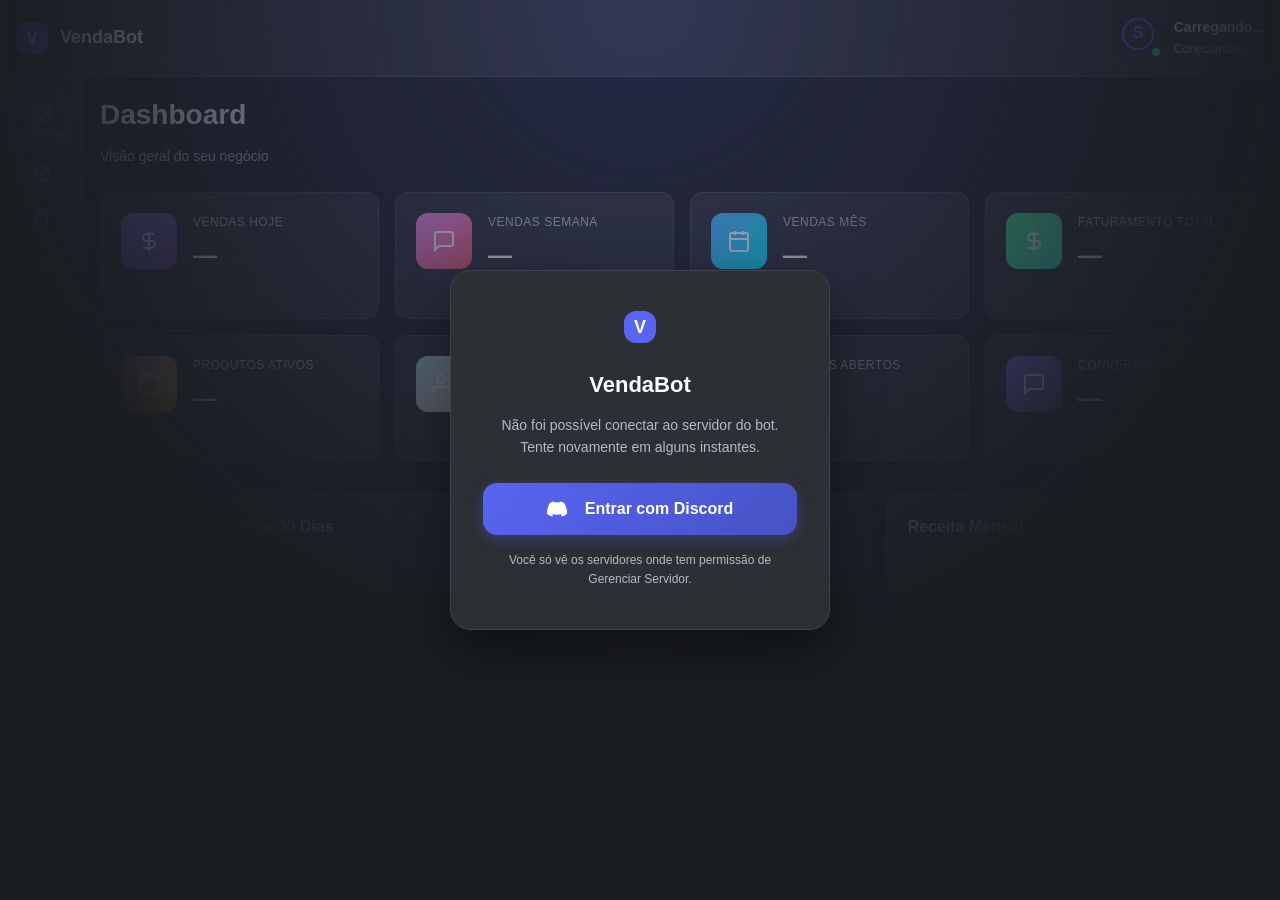
<file: index (4).html>
<!DOCTYPE html>
<html lang="pt-BR">
<head>
    <meta charset="UTF-8">
    <meta name="viewport" content="width=device-width, initial-scale=1.0, maximum-scale=1.0, user-scalable=no, viewport-fit=cover">
    <meta name="apple-mobile-web-app-capable" content="yes">
    <meta name="apple-mobile-web-app-status-bar-style" content="black-translucent">
    <title>VendaBot - Painel de Vendas Discord</title>
    <link rel="stylesheet" href="styles.css">
</head>
<body>
    <!-- Login Gate: cobre tudo até confirmar sessão Discord válida -->
    <div class="login-gate" id="loginGate">
        <div class="login-card">
            <svg class="logo" width="48" height="48" viewBox="0 0 32 32" fill="none">
                <rect width="32" height="32" rx="8" fill="#5865F2"/>
                <text x="16" y="22" font-size="18" font-weight="bold" fill="white" text-anchor="middle">V</text>
            </svg>
            <h1>VendaBot</h1>
            <p id="loginGateMessage">Entre com sua conta Discord para gerenciar seu painel de vendas.</p>
            <button class="btn btn-primary btn-large" id="loginBtn">
                <svg width="20" height="20" viewBox="0 0 24 24" fill="currentColor" style="margin-right:8px;"><path d="M20.317 4.369a19.791 19.791 0 0 0-4.885-1.515.074.074 0 0 0-.079.037c-.21.375-.444.864-.608 1.25a18.27 18.27 0 0 0-5.487 0 12.64 12.64 0 0 0-.617-1.25.077.077 0 0 0-.079-.037A19.736 19.736 0 0 0 3.677 4.37a.07.07 0 0 0-.032.027C.533 9.046-.32 13.58.099 18.057a.082.082 0 0 0 .031.057 19.9 19.9 0 0 0 5.993 3.03.078.078 0 0 0 .084-.028 14.09 14.09 0 0 0 1.226-1.994.076.076 0 0 0-.041-.106 13.107 13.107 0 0 1-1.872-.892.077.077 0 0 1-.008-.128c.126-.094.252-.192.372-.291a.074.074 0 0 1 .077-.01c3.927 1.793 8.18 1.793 12.061 0a.073.073 0 0 1 .078.009c.12.099.246.198.373.292a.077.077 0 0 1-.006.127 12.3 12.3 0 0 1-1.873.892.076.076 0 0 0-.04.107c.36.698.772 1.362 1.225 1.993a.076.076 0 0 0 .084.028 19.84 19.84 0 0 0 6.003-3.03.077.077 0 0 0 .032-.054c.5-5.177-.838-9.674-3.549-13.66a.061.061 0 0 0-.031-.03z"></path></svg>
                Entrar com Discord
            </button>
            <p class="login-hint">Você só vê os servidores onde tem permissão de Gerenciar Servidor.</p>
        </div>
    </div>

    <!-- Header -->
    <header class="header">
        <div class="header-content">
            <div class="header-left">
                <button class="menu-toggle" id="menuToggle">
                    <svg width="24" height="24" viewBox="0 0 24 24" fill="none" stroke="currentColor" stroke-width="2">
                        <line x1="3" y1="6" x2="21" y2="6"></line>
                        <line x1="3" y1="12" x2="21" y2="12"></line>
                        <line x1="3" y1="18" x2="21" y2="18"></line>
                    </svg>
                </button>
                <div class="logo-section">
                    <svg class="logo" width="32" height="32" viewBox="0 0 32 32" fill="none">
                        <rect width="32" height="32" rx="8" fill="#5865F2"/>
                        <text x="16" y="22" font-size="18" font-weight="bold" fill="white" text-anchor="middle">V</text>
                    </svg>
                    <div class="logo-text">
                        <h1>VendaBot</h1>
                    </div>
                </div>
            </div>
            
            <div class="header-right">
                <div class="server-info">
                    <div class="server-avatar">
                        <svg id="serverAvatarSvg" width="32" height="32" viewBox="0 0 32 32" fill="none">
                            <circle cx="16" cy="16" r="15" fill="#2C2F33" stroke="#5865F2" stroke-width="2"/>
                            <text x="16" y="20" font-size="16" font-weight="bold" fill="#5865F2" text-anchor="middle">S</text>
                        </svg>
                        <img id="serverAvatarImg" alt="Ícone do servidor" style="display:none;width:32px;height:32px;border-radius:50%;" />
                        <span class="online-indicator" id="onlineIndicator"></span>
                    </div>
                    <div class="server-details">
                        <p class="server-name" id="serverName">Carregando...</p>
                        <p class="bot-status" id="botStatus">Conectando...</p>
                    </div>
                </div>
                <button class="action-btn" id="logoutBtn" title="Sair" style="margin-left:8px;display:none;">
                    <svg width="18" height="18" viewBox="0 0 24 24" fill="none" stroke="currentColor" stroke-width="2" stroke-linecap="round" stroke-linejoin="round"><path d="M9 21H5a2 2 0 0 1-2-2V5a2 2 0 0 1 2-2h4"></path><polyline points="16 17 21 12 16 7"></polyline><line x1="21" y1="12" x2="9" y2="12"></line></svg>
                </button>
            </div>
        </div>
    </header>

    <!-- Sidebar -->
    <aside class="sidebar" id="sidebar">
        <nav class="nav-menu">
            <a href="#" class="nav-item active" data-page="dashboard">
                <svg width="20" height="20" viewBox="0 0 24 24" fill="none" stroke="currentColor" stroke-width="2">
                    <rect x="3" y="3" width="8" height="8" rx="2"></rect>
                    <rect x="13" y="3" width="8" height="8" rx="2"></rect>
                    <rect x="13" y="13" width="8" height="8" rx="2"></rect>
                    <rect x="3" y="13" width="8" height="8" rx="2"></rect>
                </svg>
                <span>Dashboard</span>
            </a>
            <a href="#" class="nav-item" data-page="produtos">
                <svg width="20" height="20" viewBox="0 0 24 24" fill="none" stroke="currentColor" stroke-width="1.8" stroke-linecap="round" stroke-linejoin="round">
                    <path d="M12 3l8 4.3v9.4L12 21l-8-4.3V7.3L12 3z"></path>
                    <path d="M4 7.3l8 4.3 8-4.3"></path>
                    <path d="M12 11.6V21"></path>
                </svg>
                <span>Produtos</span>
            </a>
            <a href="#" class="nav-item" data-page="pedidos">
                <svg width="20" height="20" viewBox="0 0 24 24" fill="none" stroke="currentColor" stroke-width="1.8" stroke-linecap="round" stroke-linejoin="round">
                    <path d="M6.5 7h11l1 13.2a1.8 1.8 0 0 1-1.8 1.8H7.3a1.8 1.8 0 0 1-1.8-1.8L6.5 7z"></path>
                    <path d="M9 7V6a3 3 0 1 1 6 0v1"></path>
                </svg>
                <span>Pedidos</span>
            </a>
            <a href="#" class="nav-item" data-page="clientes">
                <svg width="20" height="20" viewBox="0 0 24 24" fill="none" stroke="currentColor" stroke-width="1.8" stroke-linecap="round" stroke-linejoin="round">
                    <circle cx="12" cy="8" r="3.6"></circle>
                    <path d="M4.5 20c0-3.6 3.4-6 7.5-6s7.5 2.4 7.5 6"></path>
                </svg>
                <span>Clientes</span>
            </a>
            <a href="#" class="nav-item" data-page="tickets">
                <svg width="20" height="20" viewBox="0 0 24 24" fill="none" stroke="currentColor" stroke-width="1.8" stroke-linecap="round" stroke-linejoin="round">
                    <path d="M3 9a2 2 0 0 1 2-2h14a2 2 0 0 1 2 2v1.5a1.8 1.8 0 0 0 0 3.6V16a2 2 0 0 1-2 2H5a2 2 0 0 1-2-2v-1.9a1.8 1.8 0 0 0 0-3.6V9z"></path>
                    <path d="M13 7.5v2.2M13 12.9v2.2M13 18.3v0"></path>
                </svg>
                <span>Tickets</span>
            </a>
            <a href="#" class="nav-item" data-page="cupons">
                <svg width="20" height="20" viewBox="0 0 24 24" fill="none" stroke="currentColor" stroke-width="1.8" stroke-linecap="round" stroke-linejoin="round">
                    <path d="M3.5 12.6V6a2 2 0 0 1 2-2h6.6a2 2 0 0 1 1.4.6l8 8a2 2 0 0 1 0 2.8l-6.6 6.6a2 2 0 0 1-2.8 0l-8-8a2 2 0 0 1-.6-1.4z"></path>
                    <circle cx="8.2" cy="8.2" r="1.1" fill="currentColor" stroke="none"></circle>
                </svg>
                <span>Cupons</span>
            </a>
            <a href="#" class="nav-item" data-page="afiliados">
                <svg width="20" height="20" viewBox="0 0 24 24" fill="none" stroke="currentColor" stroke-width="1.8" stroke-linecap="round" stroke-linejoin="round">
                    <circle cx="6" cy="6.5" r="2.6"></circle>
                    <circle cx="6" cy="17.5" r="2.6"></circle>
                    <circle cx="18" cy="12" r="2.6"></circle>
                    <path d="M8.3 7.7l7.2 3.2"></path>
                    <path d="M8.3 16.3l7.2-3.2"></path>
                </svg>
                <span>Afiliados</span>
            </a>
            <a href="#" class="nav-item" data-page="pagamentos">
                <svg width="20" height="20" viewBox="0 0 24 24" fill="none" stroke="currentColor" stroke-width="1.8" stroke-linecap="round" stroke-linejoin="round">
                    <rect x="2.5" y="5" width="19" height="14" rx="2.4"></rect>
                    <path d="M2.5 9.8h19"></path>
                    <path d="M5.8 15h3.4"></path>
                </svg>
                <span>Pagamentos</span>
            </a>
            <a href="#" class="nav-item" data-page="logs">
                <svg width="20" height="20" viewBox="0 0 24 24" fill="none" stroke="currentColor" stroke-width="1.8" stroke-linecap="round" stroke-linejoin="round">
                    <rect x="4.5" y="4" width="15" height="17" rx="2.2"></rect>
                    <rect x="9" y="2.2" width="6" height="3" rx="1"></rect>
                    <path d="M8 11.2h8"></path>
                    <path d="M8 14.8h8"></path>
                    <path d="M8 18.4h4.5"></path>
                </svg>
                <span>Logs</span>
            </a>
            <a href="#" class="nav-item" data-page="automacoes">
                <svg width="20" height="20" viewBox="0 0 24 24" fill="none" stroke="currentColor" stroke-width="1.8" stroke-linecap="round" stroke-linejoin="round">
                    <path d="M13 2.5L5 13.5h5.6l-1 8 8.4-11h-5.6l1-8z"></path>
                </svg>
                <span>Automações</span>
            </a>
            <a href="#" class="nav-item" data-page="configuracoes">
                <svg width="20" height="20" viewBox="0 0 24 24" fill="none" stroke="currentColor" stroke-width="1.8" stroke-linecap="round" stroke-linejoin="round">
                    <circle cx="12" cy="12" r="3"></circle>
                    <path d="M12 3.5v2.3"></path>
                    <path d="M12 18.2v2.3"></path>
                    <path d="M20.5 12h-2.3"></path>
                    <path d="M5.8 12H3.5"></path>
                    <path d="M17.7 6.3l-1.6 1.6"></path>
                    <path d="M7.9 16.1l-1.6 1.6"></path>
                    <path d="M17.7 17.7l-1.6-1.6"></path>
                    <path d="M7.9 7.9L6.3 6.3"></path>
                </svg>
                <span>Configurações</span>
            </a>
        </nav>
    </aside>

    <!-- Main Content -->
    <main class="main-content">
        <!-- Dashboard Page -->
        <div class="page active" id="dashboard-page">
            <div class="page-header">
                <h2>Dashboard</h2>
                <p class="page-subtitle">Visão geral do seu negócio</p>
            </div>

            <!-- Stats Grid -->
            <div class="stats-grid">
                <div class="stat-card">
                    <div class="stat-icon" style="background: linear-gradient(135deg, #667eea 0%, #764ba2 100%);">
                        <svg width="24" height="24" viewBox="0 0 24 24" fill="none" stroke="white" stroke-width="2">
                            <line x1="12" y1="2" x2="12" y2="22"></line>
                            <path d="M17 5H9.5a3.5 3.5 0 0 0 0 7h5a3.5 3.5 0 0 1 0 7H6"></path>
                        </svg>
                    </div>
                    <div class="stat-content">
                        <p class="stat-label">Vendas Hoje</p>
                        <h3 class="stat-value">—</h3>
                        <span class="stat-change neutral">&nbsp;</span>
                    </div>
                </div>

                <div class="stat-card">
                    <div class="stat-icon" style="background: linear-gradient(135deg, #f093fb 0%, #f5576c 100%);">
                        <svg width="24" height="24" viewBox="0 0 24 24" fill="none" stroke="white" stroke-width="2">
                            <path d="M21 15a2 2 0 0 1-2 2H7l-4 4V5a2 2 0 0 1 2-2h14a2 2 0 0 1 2 2z"></path>
                        </svg>
                    </div>
                    <div class="stat-content">
                        <p class="stat-label">Vendas Semana</p>
                        <h3 class="stat-value">—</h3>
                        <span class="stat-change neutral">&nbsp;</span>
                    </div>
                </div>

                <div class="stat-card">
                    <div class="stat-icon" style="background: linear-gradient(135deg, #4facfe 0%, #00f2fe 100%);">
                        <svg width="24" height="24" viewBox="0 0 24 24" fill="none" stroke="white" stroke-width="2">
                            <rect x="3" y="4" width="18" height="18" rx="2" ry="2"></rect>
                            <line x1="16" y1="2" x2="16" y2="6"></line>
                            <line x1="8" y1="2" x2="8" y2="6"></line>
                            <line x1="3" y1="10" x2="21" y2="10"></line>
                        </svg>
                    </div>
                    <div class="stat-content">
                        <p class="stat-label">Vendas Mês</p>
                        <h3 class="stat-value">—</h3>
                        <span class="stat-change neutral">&nbsp;</span>
                    </div>
                </div>

                <div class="stat-card">
                    <div class="stat-icon" style="background: linear-gradient(135deg, #43e97b 0%, #38f9d7 100%);">
                        <svg width="24" height="24" viewBox="0 0 24 24" fill="none" stroke="white" stroke-width="2">
                            <line x1="12" y1="2" x2="12" y2="22"></line>
                            <path d="M17 5H9.5a3.5 3.5 0 0 0 0 7h5a3.5 3.5 0 0 1 0 7H6"></path>
                        </svg>
                    </div>
                    <div class="stat-content">
                        <p class="stat-label">Faturamento Total</p>
                        <h3 class="stat-value">—</h3>
                        <span class="stat-change neutral">&nbsp;</span>
                    </div>
                </div>

                <div class="stat-card">
                    <div class="stat-icon" style="background: linear-gradient(135deg, #fa709a 0%, #fee140 100%);">
                        <svg width="24" height="24" viewBox="0 0 24 24" fill="none" stroke="white" stroke-width="2">
                            <path d="M6 2L3 6v14a2 2 0 0 0 2 2h14a2 2 0 0 0 2-2V6l-3-4z"></path>
                            <line x1="3" y1="6" x2="21" y2="6"></line>
                        </svg>
                    </div>
                    <div class="stat-content">
                        <p class="stat-label">Produtos Ativos</p>
                        <h3 class="stat-value">—</h3>
                        <span class="stat-change neutral">&nbsp;</span>
                    </div>
                </div>

                <div class="stat-card">
                    <div class="stat-icon" style="background: linear-gradient(135deg, #a8edea 0%, #fed6e3 100%);">
                        <svg width="24" height="24" viewBox="0 0 24 24" fill="none" stroke="white" stroke-width="2">
                            <path d="M17 21v-2a4 4 0 0 0-4-4H5a4 4 0 0 0-4 4v2"></path>
                            <circle cx="9" cy="7" r="4"></circle>
                            <path d="M23 21v-2a4 4 0 0 0-3-3.87"></path>
                            <path d="M16 3.13a4 4 0 0 1 0 7.75"></path>
                        </svg>
                    </div>
                    <div class="stat-content">
                        <p class="stat-label">Clientes</p>
                        <h3 class="stat-value">—</h3>
                        <span class="stat-change neutral">&nbsp;</span>
                    </div>
                </div>

                <div class="stat-card">
                    <div class="stat-icon" style="background: linear-gradient(135deg, #ff9a56 0%, #ff6a88 100%);">
                        <svg width="24" height="24" viewBox="0 0 24 24" fill="none" stroke="white" stroke-width="2">
                            <path d="M2 7.5V5a2 2 0 0 1 2-2h16a2 2 0 0 1 2 2v2.5"></path>
                            <path d="M2 16.5V19a2 2 0 0 0 2 2h16a2 2 0 0 0 2-2v-2.5"></path>
                            <line x1="2" y1="12" x2="22" y2="12"></line>
                        </svg>
                    </div>
                    <div class="stat-content">
                        <p class="stat-label">Tickets Abertos</p>
                        <h3 class="stat-value">—</h3>
                        <span class="stat-change neutral">&nbsp;</span>
                    </div>
                </div>

                <div class="stat-card">
                    <div class="stat-icon" style="background: linear-gradient(135deg, #667eea 0%, #764ba2 100%);">
                        <svg width="24" height="24" viewBox="0 0 24 24" fill="none" stroke="white" stroke-width="2">
                            <path d="M21 15a2 2 0 0 1-2 2H7l-4 4V5a2 2 0 0 1 2-2h14a2 2 0 0 1 2 2z"></path>
                        </svg>
                    </div>
                    <div class="stat-content">
                        <p class="stat-label">Conversão de Vendas</p>
                        <h3 class="stat-value">—</h3>
                        <span class="stat-change neutral">&nbsp;</span>
                    </div>
                </div>
            </div>

            <!-- Charts Section -->
            <div class="charts-section">
                <div class="chart-card">
                    <h3>Vendas dos Últimos 30 Dias</h3>
                    <svg class="chart" viewBox="0 0 400 200" preserveAspectRatio="xMidYMid meet"></svg>
                </div>

                <div class="chart-card">
                    <h3>Produtos Mais Vendidos</h3>
                    <div class="bar-chart"></div>
                </div>

                <div class="chart-card">
                    <h3>Receita Mensal</h3>
                    <svg class="chart" viewBox="0 0 400 200" preserveAspectRatio="xMidYMid meet">
                        <defs>
                            <linearGradient id="grad2" x1="0%" y1="0%" x2="0%" y2="100%">
                                <stop offset="0%" style="stop-color:#43e97b;stop-opacity:0.3" />
                                <stop offset="100%" style="stop-color:#43e97b;stop-opacity:0" />
                            </linearGradient>
                        </defs>
                        <line x1="40" y1="20" x2="40" y2="160" stroke="#2C2F33" stroke-width="1"/>
                        <line x1="40" y1="160" x2="390" y2="160" stroke="#2C2F33" stroke-width="1"/>
                        <polyline points="50,140 80,110 110,95 140,75 170,60 200,50 230,55 260,45 290,40 320,35 350,30 380,25" fill="none" stroke="#43e97b" stroke-width="2"/>
                        <polygon points="50,140 80,110 110,95 140,75 170,60 200,50 230,55 260,45 290,40 320,35 350,30 380,25 380,160 50,160" fill="url(#grad2)"/>
                    </svg>
                </div>
            </div>
        </div>

        <!-- Produtos Page -->
        <div class="page" id="produtos-page">
            <div class="page-header">
                <h2>Produtos</h2>
                <button class="btn btn-primary" id="addProductBtn">
                    <svg width="18" height="18" viewBox="0 0 24 24" fill="none" stroke="currentColor" stroke-width="2" stroke-linecap="round" stroke-linejoin="round" style="margin-right: 8px;"><line x1="12" y1="5" x2="12" y2="19"></line><line x1="5" y1="12" x2="19" y2="12"></line></svg>
                    Adicionar Produto
                </button>
            </div>

            <div class="table-container">
                <div class="search-box">
                    <svg width="20" height="20" viewBox="0 0 24 24" fill="none" stroke="currentColor" stroke-width="2">
                        <circle cx="11" cy="11" r="8"></circle>
                        <line x1="21" y1="21" x2="16.65" y2="16.65"></line>
                    </svg>
                    <input type="text" placeholder="Pesquisar produtos..." id="productSearch">
                </div>

                <table class="data-table">
                    <thead>
                        <tr>
                            <th>Produto</th>
                            <th>Categoria</th>
                            <th>Preço</th>
                            <th>Estoque</th>
                            <th>Status</th>
                            <th>Ações</th>
                        </tr>
                    </thead>
                    <tbody></tbody>
                </table>
            </div>
        </div>

        <!-- Pedidos Page -->
        <div class="page" id="pedidos-page">
            <div class="page-header">
                <h2>Pedidos</h2>
                <div class="filter-buttons">
                    <button class="filter-btn active" data-filter="todos">Todos</button>
                    <button class="filter-btn" data-filter="pendentes">Pendentes</button>
                    <button class="filter-btn" data-filter="pagos">Pagos</button>
                    <button class="filter-btn" data-filter="cancelados">Cancelados</button>
                </div>
            </div>

            <div class="table-container">
                <div class="search-box">
                    <svg width="20" height="20" viewBox="0 0 24 24" fill="none" stroke="currentColor" stroke-width="2">
                        <circle cx="11" cy="11" r="8"></circle>
                        <line x1="21" y1="21" x2="16.65" y2="16.65"></line>
                    </svg>
                    <input type="text" placeholder="Pesquisar pedido..." id="orderSearch">
                </div>

                <table class="data-table">
                    <thead>
                        <tr>
                            <th>Pedido</th>
                            <th>Cliente</th>
                            <th>Produto</th>
                            <th>Valor</th>
                            <th>Data</th>
                            <th>Status</th>
                        </tr>
                    </thead>
                    <tbody></tbody>
                </table>
            </div>
        </div>

        <!-- Clientes Page -->
        <div class="page" id="clientes-page">
            <div class="page-header">
                <h2>Clientes</h2>
                <p class="page-subtitle">Gerencie seus clientes e histórico de compras</p>
            </div>

            <div class="clients-grid"></div>
        </div>

        <!-- Tickets Page -->
        <div class="page" id="tickets-page">
            <div class="page-header">
                <h2>Tickets</h2>
                <p class="page-subtitle">Gerenciamento de suporte</p>
            </div>

            <div class="tickets-stats">
                <div class="ticket-stat">
                    <h4>Abertos</h4>
                    <p class="big-number">—</p>
                </div>
                <div class="ticket-stat">
                    <h4>Fechados</h4>
                    <p class="big-number">—</p>
                </div>
                <div class="ticket-stat">
                    <h4>Tempo Médio</h4>
                    <p class="big-number">—</p>
                </div>
            </div>

            <div class="table-container">
                <table class="data-table">
                    <thead>
                        <tr>
                            <th>ID</th>
                            <th>Cliente</th>
                            <th>Assunto</th>
                            <th>Status</th>
                            <th>Atendente</th>
                            <th>Data</th>
                            <th>Ações</th>
                        </tr>
                    </thead>
                    <tbody></tbody>
                </table>
            </div>
        </div>

        <!-- Cupons Page -->
        <div class="page" id="cupons-page">
            <div class="page-header">
                <h2>Cupons</h2>
                <button class="btn btn-primary" id="addCouponBtn">
                    <svg width="18" height="18" viewBox="0 0 24 24" fill="none" stroke="currentColor" stroke-width="2" stroke-linecap="round" stroke-linejoin="round" style="margin-right: 8px;"><line x1="12" y1="5" x2="12" y2="19"></line><line x1="5" y1="12" x2="19" y2="12"></line></svg>
                    Criar Cupom
                </button>
            </div>

            <div class="coupons-grid"></div>
        </div>

        <!-- Afiliados Page -->
        <div class="page" id="afiliados-page">
            <div class="page-header">
                <h2>Afiliados</h2>
                <button class="btn btn-primary" id="addAffiliateBtn">
                    <svg width="18" height="18" viewBox="0 0 24 24" fill="none" stroke="currentColor" stroke-width="2" stroke-linecap="round" stroke-linejoin="round" style="margin-right: 8px;"><line x1="12" y1="5" x2="12" y2="19"></line><line x1="5" y1="12" x2="19" y2="12"></line></svg>
                    Cadastrar Afiliado
                </button>
            </div>

            <div class="table-container">
                <table class="data-table">
                    <thead>
                        <tr>
                            <th>Nome</th>
                            <th>Código</th>
                            <th>Comissão</th>
                            <th>Cliques</th>
                            <th>Conversões</th>
                            <th>Ganhos</th>
                        </tr>
                    </thead>
                    <tbody></tbody>
                </table>
            </div>
        </div>

        <!-- Pagamentos Page -->
        <div class="page" id="pagamentos-page">
            <div class="page-header">
                <h2>Pagamentos</h2>
                <p class="page-subtitle">Gerenciamento de integrações de pagamento</p>
            </div>

            <div class="integrations-section">
                <h3>Integrações de Pagamento</h3>
                <p class="page-subtitle" style="margin-bottom:16px;">Apenas um método pode ficar ativo por vez. O método ativo é o usado pelo comando <strong>/criar_pix</strong> no Discord.</p>
                <div class="integrations-grid">
                    <div class="integration-card" data-method="pix">
                        <div class="integration-card-main">
                            <h4>PIX</h4>
                            <p class="integration-status" id="pixStatusLabel">Conectado</p>
                        </div>
                        <div class="integration-card-actions">
                            <label class="switch payment-method-switch" title="Usar este método no /criar_pix">
                                <input type="checkbox" class="payment-method-toggle" id="pixMethodToggle" data-method="pix">
                                <span class="slider"></span>
                            </label>
                            <button class="btn btn-secondary btn-small">Configurar</button>
                        </div>
                    </div>
                    <div class="integration-card" data-method="mercadopago">
                        <div class="integration-card-main">
                            <h4>Mercado Pago</h4>
                            <p class="integration-status" id="mpStatusLabel">Conectado</p>
                        </div>
                        <div class="integration-card-actions">
                            <label class="switch payment-method-switch" title="Usar este método no /criar_pix">
                                <input type="checkbox" class="payment-method-toggle" id="mpMethodToggle" data-method="mercadopago" checked>
                                <span class="slider"></span>
                            </label>
                            <button class="btn btn-secondary btn-small">Configurar</button>
                        </div>
                    </div>
                    <div class="integration-card">
                        <h4>Stripe</h4>
                        <p class="integration-status">Desconectado</p>
                        <button class="btn btn-primary btn-small">Conectar</button>
                    </div>
                    <div class="integration-card">
                        <h4>PayPal</h4>
                        <p class="integration-status">Desconectado</p>
                        <button class="btn btn-primary btn-small">Conectar</button>
                    </div>
                </div>
            </div>
        </div>

        <!-- Logs Page -->
        <div class="page" id="logs-page">
            <div class="page-header">
                <h2>Logs</h2>
                <p class="page-subtitle">Histórico de atividades</p>
            </div>

            <div class="table-container">
                <div class="search-box">
                    <svg width="20" height="20" viewBox="0 0 24 24" fill="none" stroke="currentColor" stroke-width="2">
                        <circle cx="11" cy="11" r="8"></circle>
                        <line x1="21" y1="21" x2="16.65" y2="16.65"></line>
                    </svg>
                    <input type="text" placeholder="Pesquisar logs..." id="logsSearch">
                </div>

                <table class="data-table">
                    <thead>
                        <tr>
                            <th>Data/Hora</th>
                            <th>Tipo</th>
                            <th>Descrição</th>
                            <th>Usuário</th>
                        </tr>
                    </thead>
                    <tbody></tbody>
                </table>
            </div>
        </div>

        <!-- Automações Page -->
        <div class="page" id="automacoes-page">
            <div class="page-header">
                <h2>Automações</h2>
                <p class="page-subtitle">Configure automações para seu bot</p>
            </div>

            <div class="automations-grid">
                <!-- Renderizado dinamicamente pelo JS -->
            </div>
        </div>

        <!-- Configurações Page -->
        <div class="page" id="configuracoes-page">
            <div class="page-header">
                <h2>Configurações do Bot</h2>
                <p class="page-subtitle">Configure os parâmetros do VendaBot</p>
            </div>

            <div class="settings-form">
                <div class="form-group">
                    <label>Nome do Bot</label>
                    <input type="text" id="botNameInput" placeholder="Carregando nome do bot...">
                </div>

                <div class="form-group">
                    <label>Canal de Compras</label>
                    <select id="channelCompras" data-setting="canal_compras">
                        <option>Selecione um canal...</option>
                    </select>
                </div>

                <div class="form-group">
                    <label>Canal de Logs</label>
                    <select id="channelLogs" data-setting="canal_logs">
                        <option>Selecione um canal...</option>
                    </select>
                </div>

                <div class="form-group">
                    <label>Canal de Tickets</label>
                    <select id="channelTickets" data-setting="canal_tickets">
                        <option>Selecione um canal...</option>
                    </select>
                </div>

                <div class="form-group">
                    <label>Cargo Cliente</label>
                    <input type="text" placeholder="Nome do cargo">
                </div>

                <div class="form-group">
                    <label>Cargo Comprador</label>
                    <input type="text" placeholder="Nome do cargo">
                </div>

                <div class="form-group">
                    <label>Cargo Staff</label>
                    <input type="text" placeholder="Nome do cargo">
                </div>

                <button class="btn btn-primary btn-large" id="saveSettingsBtn">Salvar Configurações</button>
            </div>
        </div>
    </main>

    <!-- Mobile Bottom Menu -->
    <nav class="mobile-menu">
        <a href="#" class="mobile-menu-item active" data-page="dashboard">
            <svg width="24" height="24" viewBox="0 0 24 24" fill="none" stroke="currentColor" stroke-width="2">
                <rect x="3" y="3" width="7" height="7"></rect>
                <rect x="14" y="3" width="7" height="7"></rect>
                <rect x="14" y="14" width="7" height="7"></rect>
                <rect x="3" y="14" width="7" height="7"></rect>
            </svg>
            <span>Dashboard</span>
        </a>
        <a href="#" class="mobile-menu-item" data-page="produtos">
            <svg width="24" height="24" viewBox="0 0 24 24" fill="none" stroke="currentColor" stroke-width="2">
                <path d="M6 2L3 6v14a2 2 0 0 0 2 2h14a2 2 0 0 0 2-2V6l-3-4z"></path>
                <line x1="3" y1="6" x2="21" y2="6"></line>
            </svg>
            <span>Produtos</span>
        </a>
        <a href="#" class="mobile-menu-item" data-page="pedidos">
            <svg width="24" height="24" viewBox="0 0 24 24" fill="none" stroke="currentColor" stroke-width="2">
                <circle cx="9" cy="21" r="1"></circle>
                <circle cx="20" cy="21" r="1"></circle>
                <path d="M1 1h4l2.68 13.39a2 2 0 0 0 2 1.61h9.72a2 2 0 0 0 2-1.61L23 6H6"></path>
            </svg>
            <span>Pedidos</span>
        </a>
        <a href="#" class="mobile-menu-item" data-page="clientes">
            <svg width="24" height="24" viewBox="0 0 24 24" fill="none" stroke="currentColor" stroke-width="2">
                <path d="M17 21v-2a4 4 0 0 0-4-4H5a4 4 0 0 0-4 4v2"></path>
                <circle cx="9" cy="7" r="4"></circle>
            </svg>
            <span>Clientes</span>
        </a>
        <a href="#" class="mobile-menu-item" data-page="configuracoes">
            <svg width="24" height="24" viewBox="0 0 24 24" fill="none" stroke="currentColor" stroke-width="2">
                <circle cx="12" cy="12" r="3"></circle>
                <path d="M12 1v6m0 6v6"></path>
                <path d="M4.22 4.22l4.24 4.24m5.08 5.08l4.24 4.24"></path>
                <path d="M1 12h6m6 0h6"></path>
                <path d="M4.22 19.78l4.24-4.24m5.08-5.08l4.24-4.24"></path>
            </svg>
            <span>Config</span>
        </a>
    </nav>

    <!-- Toast Notification -->
    <div class="toast" id="toast">
        <div id="toastMessage" style="display: flex; align-items: center; gap: 10px;"></div>
    </div>

    <!-- Modal -->
    <div class="modal" id="modal">
        <div class="modal-content">
            <button class="modal-close" id="modalClose">
                <svg width="24" height="24" viewBox="0 0 24 24" fill="none" stroke="currentColor" stroke-width="2" stroke-linecap="round" stroke-linejoin="round"><line x1="18" y1="6" x2="6" y2="18"></line><line x1="6" y1="6" x2="18" y2="18"></line></svg>
            </button>
            <h2 id="modalTitle">Modal</h2>
            <div id="modalBody"></div>
        </div>
    </div>

    <script src="script.js"></script>
</body>
</html>
</file>
<file: styles.css>
/* ===========================
   RESET E VARIÁVEIS GLOBAIS
   =========================== */

* {
    margin: 0;
    padding: 0;
    box-sizing: border-box;
    -webkit-touch-callout: none;
    -webkit-user-select: none;
    user-select: none;
}

:root {
    --primary: #5865F2;
    --primary-dark: #4752C4;
    --secondary: #2C2F33;
    --background: #1a1d21;
    --surface: #2C2F33;
    --surface-light: #3a3f47;
    --text-primary: #ffffff;
    --text-secondary: #b5bac1;
    --border: #404249;
    --success: #43e97b;
    --warning: #ffa502;
    --danger: #ff6b6b;
    --info: #4facfe;
    --radius: 12px;
    --transition: all 0.3s cubic-bezier(0.4, 0, 0.2, 1);
}

html, body {
    width: 100%;
    height: 100%;
    overflow: hidden;
    touch-action: manipulation;
}

body {
    font-family: -apple-system, BlinkMacSystemFont, 'Segoe UI', Roboto, 'Helvetica Neue', Arial, sans-serif;
    background: var(--background);
    color: var(--text-primary);
    line-height: 1.6;
}

/* ===========================
   LOGIN GATE
   =========================== */

.login-gate {
    position: fixed;
    inset: 0;
    z-index: 2000;
    display: none;
    align-items: center;
    justify-content: center;
    background: radial-gradient(circle at top, rgba(88,101,242,0.18), var(--background) 60%);
    padding: 24px;
}

.login-gate.show {
    display: flex;
}

.login-card {
    background: var(--surface);
    border: 1px solid var(--border);
    border-radius: 20px;
    padding: 40px 32px;
    max-width: 380px;
    width: 100%;
    text-align: center;
    box-shadow: 0 20px 50px rgba(0,0,0,0.4);
}

.login-card .logo {
    border-radius: 12px;
    margin-bottom: 16px;
}

.login-card h1 {
    font-size: 22px;
    font-weight: 700;
    margin-bottom: 12px;
}

.login-card p {
    color: var(--text-secondary);
    font-size: 14px;
    margin-bottom: 24px;
}

.login-card .login-hint {
    margin-top: 16px;
    margin-bottom: 0;
    font-size: 12px;
}

.login-card .btn-large {
    width: 100%;
}

/* ===========================
   LAYOUT PRINCIPAL
   =========================== */

body {
    display: grid;
    grid-template-columns: 1fr;
    grid-template-rows: auto 1fr auto;
    gap: 0;
}

@media (min-width: 768px) {
    body {
        grid-template-columns: 84px 1fr;
        grid-template-rows: auto 1fr;
    }
}

/* ===========================
   HEADER
   =========================== */

.header {
    grid-column: 1 / -1;
    background: var(--surface);
    border-bottom: 1px solid var(--border);
    padding: 16px;
    display: flex;
    align-items: center;
    justify-content: space-between;
    z-index: 100;
    position: relative;
}

.header-content {
    width: 100%;
    display: flex;
    align-items: center;
    justify-content: space-between;
    gap: 16px;
}

.header-left {
    display: flex;
    align-items: center;
    gap: 12px;
    flex: 1;
}

.menu-toggle {
    display: flex;
    align-items: center;
    justify-content: center;
    width: 40px;
    height: 40px;
    background: var(--surface-light);
    border: 1px solid var(--border);
    border-radius: var(--radius);
    color: var(--text-primary);
    cursor: pointer;
    transition: var(--transition);
}

.menu-toggle:active {
    background: var(--primary);
    border-color: var(--primary);
}

@media (min-width: 768px) {
    .menu-toggle {
        display: none;
    }
}

.logo-section {
    display: flex;
    align-items: center;
    gap: 12px;
}

.logo {
    width: 32px;
    height: 32px;
    border-radius: 8px;
}

.logo-text h1 {
    font-size: 18px;
    font-weight: 700;
    color: var(--text-primary);
}

.header-right {
    display: flex;
    align-items: center;
}

.server-info {
    display: flex;
    align-items: center;
    gap: 12px;
}

.server-avatar {
    position: relative;
    width: 40px;
    height: 40px;
}

.online-indicator {
    position: absolute;
    bottom: 0;
    right: 0;
    width: 12px;
    height: 12px;
    background: var(--success);
    border: 2px solid var(--surface);
    border-radius: 50%;
}

.server-details {
    display: none;
}

@media (min-width: 768px) {
    .server-details {
        display: flex;
        flex-direction: column;
        gap: 2px;
    }
}

.server-name {
    font-size: 14px;
    font-weight: 600;
    color: var(--text-primary);
}

.bot-status {
    font-size: 12px;
    color: var(--text-secondary);
}

/* ===========================
   SIDEBAR
   =========================== */

.sidebar {
    display: none;
    background: var(--surface);
    border-right: 1px solid var(--border);
    padding: 16px 0;
    overflow-y: auto;
    position: fixed;
    left: 0;
    top: 60px;
    width: 84px;
    height: calc(100vh - 60px);
    z-index: 99;
}

.sidebar.active {
    display: block;
}

@media (min-width: 768px) {
    .sidebar {
        display: block;
        position: static;
        top: auto;
        width: 84px;
        height: auto;
        border-right: 1px solid var(--border);
        grid-row: 2;
        grid-column: 1;
    }
}

.nav-menu {
    display: flex;
    flex-direction: column;
    gap: 4px;
    padding: 0 10px;
}

.nav-item {
    display: flex;
    flex-direction: column;
    align-items: center;
    justify-content: center;
    gap: 4px;
    padding: 10px 6px;
    color: var(--text-secondary);
    text-decoration: none;
    transition: var(--transition);
    border-radius: var(--radius);
}

.nav-item:hover {
    background: var(--surface-light);
    color: var(--text-primary);
}

.nav-item.active {
    background: rgba(88, 101, 242, 0.16);
    color: var(--primary);
}

.nav-item svg, .nav-item i {
    width: 21px;
    height: 21px;
    flex-shrink: 0;
}

.nav-item span {
    display: none;
    font-size: 10.5px;
    font-weight: 600;
    line-height: 1.1;
    text-align: center;
    white-space: nowrap;
}

.nav-item.active span {
    display: block;
    animation: navLabelIn 0.18s ease;
}

@keyframes navLabelIn {
    from { opacity: 0; transform: translateY(-2px); }
    to { opacity: 1; transform: translateY(0); }
}

/* ===========================
   MAIN CONTENT
   =========================== */

.main-content {
    grid-column: 1 / -1;
    grid-row: 2;
    overflow-y: auto;
    padding: 16px;
    padding-bottom: 32px;
}

@media (min-width: 768px) {
    .main-content {
        grid-column: 2;
        grid-row: 2;
        padding-bottom: 16px;
    }
}

.page {
    display: none;
    animation: fadeIn 0.3s ease-in-out;
}

.page.active {
    display: block;
}

@keyframes fadeIn {
    from {
        opacity: 0;
        transform: translateY(10px);
    }
    to {
        opacity: 1;
        transform: translateY(0);
    }
}

.page-header {
    margin-bottom: 24px;
}

.page-header h2 {
    font-size: 28px;
    font-weight: 700;
    margin-bottom: 8px;
}

.page-subtitle {
    color: var(--text-secondary);
    font-size: 14px;
}

/* ===========================
   STATS GRID
   =========================== */

.stats-grid {
    display: grid;
    grid-template-columns: 1fr;
    gap: 16px;
    margin-bottom: 32px;
}

@media (min-width: 640px) {
    .stats-grid {
        grid-template-columns: repeat(2, 1fr);
    }
}

@media (min-width: 1024px) {
    .stats-grid {
        grid-template-columns: repeat(4, 1fr);
    }
}

.stat-card {
    background: var(--surface);
    border: 1px solid var(--border);
    border-radius: var(--radius);
    padding: 20px;
    display: flex;
    gap: 16px;
    align-items: flex-start;
    transition: var(--transition);
}

.stat-card:hover {
    border-color: var(--primary);
    background: rgba(88, 101, 242, 0.05);
}

.stat-icon {
    width: 56px;
    height: 56px;
    border-radius: 12px;
    display: flex;
    align-items: center;
    justify-content: center;
    flex-shrink: 0;
}

.stat-content {
    flex: 1;
    display: flex;
    flex-direction: column;
    gap: 4px;
}

.stat-label {
    font-size: 12px;
    color: var(--text-secondary);
    font-weight: 500;
    text-transform: uppercase;
    letter-spacing: 0.5px;
}

.stat-value {
    font-size: 24px;
    font-weight: 700;
    color: var(--text-primary);
}

.stat-change {
    font-size: 12px;
    font-weight: 500;
}

.stat-change.positive {
    color: var(--success);
}

.stat-change.negative {
    color: var(--danger);
}

.stat-change.neutral {
    color: var(--text-secondary);
}

/* ===========================
   CHARTS
   =========================== */

.charts-section {
    display: grid;
    grid-template-columns: 1fr;
    gap: 16px;
    margin-bottom: 32px;
}

@media (min-width: 1024px) {
    .charts-section {
        grid-template-columns: repeat(3, 1fr);
    }
}

.chart-card {
    background: var(--surface);
    border: 1px solid var(--border);
    border-radius: var(--radius);
    padding: 20px;
}

.chart-card h3 {
    font-size: 16px;
    font-weight: 600;
    margin-bottom: 16px;
}

.chart {
    width: 100%;
    height: auto;
}

.bar-chart {
    display: flex;
    flex-direction: column;
    gap: 16px;
}

.bar-item {
    display: flex;
    flex-direction: column;
    gap: 8px;
}

.bar-label {
    font-size: 13px;
    font-weight: 500;
    color: var(--text-primary);
}

.bar-container {
    width: 100%;
    height: 24px;
    background: var(--surface-light);
    border-radius: 8px;
    overflow: hidden;
}

.bar {
    height: 100%;
    border-radius: 8px;
    transition: width 0.5s ease;
}

.bar-value {
    font-size: 12px;
    color: var(--text-secondary);
}

/* ===========================
   TABELAS
   =========================== */

.table-container {
    background: var(--surface);
    border: 1px solid var(--border);
    border-radius: var(--radius);
    overflow: hidden;
    margin-bottom: 24px;
}

.search-box {
    display: flex;
    align-items: center;
    gap: 12px;
    padding: 16px;
    border-bottom: 1px solid var(--border);
    background: var(--surface-light);
}

.search-box svg, .search-box i {
    color: var(--text-secondary);
    flex-shrink: 0;
    width: 18px;
    height: 18px;
}

.search-box input {
    flex: 1;
    background: transparent;
    border: none;
    color: var(--text-primary);
    font-size: 14px;
    outline: none;
}

.search-box input::placeholder {
    color: var(--text-secondary);
}

.data-table {
    width: 100%;
    border-collapse: collapse;
}

.data-table thead {
    background: var(--surface-light);
    border-bottom: 1px solid var(--border);
}

.data-table th {
    padding: 12px 16px;
    text-align: left;
    font-size: 12px;
    font-weight: 600;
    color: var(--text-secondary);
    text-transform: uppercase;
    letter-spacing: 0.5px;
}

.data-table td {
    padding: 12px 16px;
    border-bottom: 1px solid var(--border);
    font-size: 14px;
}

.data-table tbody tr:hover {
    background: rgba(88, 101, 242, 0.05);
}

.data-table tbody tr:last-child td {
    border-bottom: none;
}

.action-btn {
    display: inline-flex;
    align-items: center;
    justify-content: center;
    background: transparent;
    border: none;
    color: var(--text-secondary);
    cursor: pointer;
    font-size: 16px;
    padding: 4px 8px;
    transition: var(--transition);
    margin: 0 2px;
}

.action-btn i {
    width: 18px;
    height: 18px;
}

.action-btn:hover {
    color: var(--primary);
}

/* ===========================
   BADGES
   =========================== */

.badge {
    display: inline-block;
    padding: 4px 12px;
    border-radius: 20px;
    font-size: 12px;
    font-weight: 600;
}

.badge-success {
    background: rgba(67, 233, 123, 0.1);
    color: var(--success);
}

.badge-warning {
    background: rgba(255, 165, 2, 0.1);
    color: var(--warning);
}

.badge-danger {
    background: rgba(255, 107, 107, 0.1);
    color: var(--danger);
}

.badge-info {
    background: rgba(79, 172, 254, 0.1);
    color: var(--info);
}

/* ===========================
   BOTÕES
   =========================== */

.btn {
    padding: 12px 20px;
    border: none;
    border-radius: 12px;
    font-size: 14px;
    font-weight: 600;
    cursor: pointer;
    transition: var(--transition);
    display: inline-flex;
    align-items: center;
    justify-content: center;
    gap: 10px;
    white-space: nowrap;
}

.btn-primary {
    background: linear-gradient(135deg, var(--primary) 0%, var(--primary-dark) 100%);
    color: white;
    box-shadow: 0 4px 15px rgba(88, 101, 242, 0.3);
}

.btn-primary:hover {
    transform: translateY(-2px);
    box-shadow: 0 6px 20px rgba(88, 101, 242, 0.4);
}

.btn-secondary {
    background: var(--surface-light);
    color: var(--text-primary);
    border: 1px solid var(--border);
}

.btn-secondary:hover {
    background: var(--border);
    transform: translateY(-1px);
}

.btn-danger {
    background: rgba(255, 107, 107, 0.1);
    color: var(--danger);
    border: 1px solid rgba(255, 107, 107, 0.2);
}

.btn-danger:hover {
    background: var(--danger);
    color: white;
    transform: translateY(-1px);
}

.btn-small {
    padding: 8px 14px;
    font-size: 12px;
    border-radius: 8px;
}

.btn-large {
    width: 100%;
    padding: 16px;
    font-size: 16px;
    border-radius: 14px;
}

/* ===========================
   FILTROS
   =========================== */

.filter-buttons {
    display: flex;
    gap: 8px;
    margin-bottom: 16px;
    flex-wrap: wrap;
}

.filter-btn {
    padding: 8px 16px;
    background: var(--surface-light);
    border: 1px solid var(--border);
    border-radius: 20px;
    color: var(--text-secondary);
    font-size: 13px;
    font-weight: 500;
    cursor: pointer;
    transition: var(--transition);
}

.filter-btn:active,
.filter-btn.active {
    background: var(--primary);
    border-color: var(--primary);
    color: white;
}

/* ===========================
   CARDS DE CLIENTES
   =========================== */

.clients-grid {
    display: grid;
    grid-template-columns: 1fr;
    gap: 16px;
}

@media (min-width: 640px) {
    .clients-grid {
        grid-template-columns: repeat(2, 1fr);
    }
}

@media (min-width: 1024px) {
    .clients-grid {
        grid-template-columns: repeat(3, 1fr);
    }
}

.client-card {
    background: var(--surface);
    border: 1px solid var(--border);
    border-radius: var(--radius);
    padding: 20px;
    text-align: center;
    transition: var(--transition);
}

.client-card:hover {
    border-color: var(--primary);
    background: rgba(88, 101, 242, 0.05);
}

.client-avatar {
    width: 64px;
    height: 64px;
    margin: 0 auto 16px;
}

.client-card h3 {
    font-size: 16px;
    font-weight: 600;
    margin-bottom: 4px;
}

.client-id {
    font-size: 12px;
    color: var(--text-secondary);
    margin-bottom: 12px;
}

.client-stats {
    display: grid;
    grid-template-columns: 1fr 1fr;
    gap: 12px;
    margin-bottom: 12px;
    padding: 12px 0;
    border-top: 1px solid var(--border);
    border-bottom: 1px solid var(--border);
}

.stat {
    display: flex;
    flex-direction: column;
    gap: 4px;
}

.stat .label {
    font-size: 11px;
    color: var(--text-secondary);
    text-transform: uppercase;
}

.stat .value {
    font-size: 16px;
    font-weight: 600;
    color: var(--text-primary);
}

.last-purchase {
    font-size: 12px;
    color: var(--text-secondary);
    margin-bottom: 12px;
}

/* ===========================
   TICKETS
   =========================== */

.tickets-stats {
    display: grid;
    grid-template-columns: 1fr;
    gap: 12px;
    margin-bottom: 24px;
}

@media (min-width: 640px) {
    .tickets-stats {
        grid-template-columns: repeat(3, 1fr);
    }
}

.ticket-stat {
    background: var(--surface);
    border: 1px solid var(--border);
    border-radius: var(--radius);
    padding: 16px;
}

.ticket-stat h4 {
    font-size: 12px;
    color: var(--text-secondary);
    text-transform: uppercase;
    margin-bottom: 8px;
}

.big-number {
    font-size: 32px;
    font-weight: 700;
    color: var(--primary);
}

/* ===========================
   CUPONS
   =========================== */

.coupons-grid {
    display: grid;
    grid-template-columns: 1fr;
    gap: 16px;
}

@media (min-width: 640px) {
    .coupons-grid {
        grid-template-columns: repeat(2, 1fr);
    }
}

.coupon-card {
    background: var(--surface);
    border: 1px solid var(--border);
    border-radius: var(--radius);
    padding: 20px;
    transition: var(--transition);
}

.coupon-card:hover {
    border-color: var(--primary);
}

.coupon-header {
    display: flex;
    align-items: center;
    justify-content: space-between;
    margin-bottom: 16px;
    padding-bottom: 16px;
    border-bottom: 1px solid var(--border);
}

.coupon-header h3 {
    font-size: 18px;
    font-weight: 700;
}

.coupon-badge {
    background: linear-gradient(135deg, #667eea, #764ba2);
    color: white;
    padding: 6px 12px;
    border-radius: 8px;
    font-size: 12px;
    font-weight: 600;
}

.coupon-details {
    margin-bottom: 16px;
}

.coupon-details p {
    font-size: 13px;
    color: var(--text-secondary);
    margin-bottom: 8px;
}

.coupon-actions {
    display: flex;
    gap: 8px;
}

/* ===========================
   PAGAMENTOS
   =========================== */

.payments-overview {
    display: grid;
    grid-template-columns: 1fr;
    gap: 16px;
    margin-bottom: 32px;
}

@media (min-width: 640px) {
    .payments-overview {
        grid-template-columns: repeat(2, 1fr);
    }
}

.payment-card {
    background: var(--surface);
    border: 1px solid var(--border);
    border-radius: var(--radius);
    padding: 20px;
}

.payment-card h3 {
    font-size: 14px;
    color: var(--text-secondary);
    margin-bottom: 8px;
}

.big-amount {
    font-size: 32px;
    font-weight: 700;
    color: var(--success);
}

.integrations-section {
    margin-bottom: 32px;
}

.integrations-section h3 {
    font-size: 16px;
    font-weight: 600;
    margin-bottom: 16px;
}

.integrations-grid {
    display: grid;
    grid-template-columns: 1fr;
    gap: 12px;
}

@media (min-width: 640px) {
    .integrations-grid {
        grid-template-columns: repeat(2, 1fr);
    }
}

.integration-card {
    background: var(--surface);
    border: 1px solid var(--border);
    border-radius: var(--radius);
    padding: 16px;
    display: flex;
    align-items: center;
    justify-content: space-between;
    gap: 12px;
    transition: var(--transition);
}

.integration-card[data-method].method-active {
    border-color: var(--success);
    background: rgba(67, 233, 123, 0.05);
}

.integration-card h4 {
    font-size: 14px;
    font-weight: 600;
}

.integration-status {
    font-size: 12px;
    color: var(--text-secondary);
}

.integration-card-main {
    display: flex;
    flex-direction: column;
    gap: 4px;
}

.integration-card-actions {
    display: flex;
    align-items: center;
    gap: 12px;
    flex-shrink: 0;
}

.payment-method-switch {
    flex-shrink: 0;
}

/* ===========================
   AUTOMAÇÕES
   =========================== */

.automations-grid {
    display: grid;
    grid-template-columns: 1fr;
    gap: 16px;
}

@media (min-width: 640px) {
    .automations-grid {
        grid-template-columns: repeat(2, 1fr);
    }
}

.automation-card {
    background: var(--surface);
    border: 1px solid var(--border);
    border-radius: var(--radius);
    padding: 20px;
}

.automation-header {
    display: flex;
    align-items: center;
    justify-content: space-between;
    margin-bottom: 12px;
}

.automation-header h3 {
    font-size: 16px;
    font-weight: 600;
}

.automation-card p {
    font-size: 13px;
    color: var(--text-secondary);
}

/* ===========================
   SWITCH
   =========================== */

.switch {
    position: relative;
    display: inline-block;
    width: 44px;
    height: 24px;
}

.switch input {
    opacity: 0;
    width: 0;
    height: 0;
}

.slider {
    position: absolute;
    cursor: pointer;
    top: 0;
    left: 0;
    right: 0;
    bottom: 0;
    background-color: var(--surface-light);
    transition: var(--transition);
    border-radius: 24px;
    border: 1px solid var(--border);
}

.slider:before {
    position: absolute;
    content: "";
    height: 18px;
    width: 18px;
    left: 3px;
    bottom: 2px;
    background-color: white;
    transition: var(--transition);
    border-radius: 50%;
}

input:checked + .slider {
    background-color: var(--primary);
    border-color: var(--primary);
}

input:checked + .slider:before {
    transform: translateX(20px);
}

/* ===========================
   FORMULÁRIOS
   =========================== */

.settings-form {
    background: var(--surface);
    border: 1px solid var(--border);
    border-radius: 16px;
    padding: 32px;
    box-shadow: 0 10px 30px rgba(0,0,0,0.2);
    display: grid;
    grid-template-columns: 1fr;
    gap: 24px;
}

@media (min-width: 1024px) {
    .settings-form {
        grid-template-columns: repeat(2, 1fr);
    }
    #saveSettingsBtn {
        grid-column: 1 / -1;
    }
}

.form-group {
    display: flex;
    flex-direction: column;
    gap: 10px;
    position: relative;
}

.form-group label {
    font-size: 12px;
    font-weight: 700;
    color: var(--text-secondary);
    text-transform: uppercase;
    letter-spacing: 1px;
    margin-left: 4px;
}

.form-group input,
.form-group select {
    padding: 14px 16px;
    background: var(--background);
    border: 2px solid var(--border);
    border-radius: 12px;
    color: var(--text-primary);
    font-size: 15px;
    font-weight: 500;
    transition: var(--transition);
    outline: none;
}

.form-group input:focus,
.form-group select:focus {
    border-color: var(--primary);
    background: var(--surface-light);
    box-shadow: 0 0 0 4px rgba(88, 101, 242, 0.15);
}

.form-group input::placeholder {
    color: #585d64;
}

.form-group select {
    appearance: none;
    background-image: url("data:image/svg+xml,%3Csvg xmlns='http://www.w3.org/2000/svg' width='24' height='24' viewBox='0 0 24 24' fill='none' stroke='%23b5bac1' stroke-width='2' stroke-linecap='round' stroke-linejoin='round'%3E%3Cpolyline points='6 9 12 15 18 9'%3E%3C/polyline%3E%3C/svg%3E");
    background-repeat: no-repeat;
    background-position: right 16px center;
    background-size: 18px;
    padding-right: 48px;
}



/* ===========================
   TOAST
   =========================== */

.toast {
    position: fixed;
    bottom: 24px;
    left: 50%;
    transform: translateX(-50%) translateY(100px);
    background: var(--surface);
    border: 1px solid var(--border);
    padding: 12px 20px;
    border-radius: 12px;
    z-index: 1000;
    transition: var(--transition);
    opacity: 0;
    pointer-events: none;
    display: flex;
    align-items: center;
    gap: 12px;
    box-shadow: 0 10px 25px rgba(0,0,0,0.3);
}

.toast.show {
    transform: translateX(-50%) translateY(0);
    opacity: 1;
    display: flex;
}

.toast.success { border-left: 4px solid var(--success); }
.toast.error { border-left: 4px solid var(--danger); }
.toast.info { border-left: 4px solid var(--info); }

.toast svg { flex-shrink: 0; }
.toast.success svg { color: var(--success); }
.toast.error svg { color: var(--danger); }
.toast.info svg { color: var(--info); }

.toast span {
    font-size: 14px;
    font-weight: 600;
    color: var(--text-primary);
}

@keyframes slideUp {
    from {
        transform: translateY(100%);
        opacity: 0;
    }
    to {
        transform: translateY(0);
        opacity: 1;
    }
}

/* ===========================
   MODAL
   =========================== */

.modal {
    display: none;
    position: fixed;
    top: 0;
    left: 0;
    right: 0;
    bottom: 0;
    background: rgba(0, 0, 0, 0.5);
    z-index: 1001;
    align-items: center;
    justify-content: center;
    padding: 16px;
}

.modal.show {
    display: flex;
}

.modal-content {
    background: var(--surface);
    border: 1px solid var(--border);
    border-radius: var(--radius);
    padding: 24px;
    max-width: 500px;
    width: 100%;
    position: relative;
    animation: slideDown 0.3s ease-out;
}

@keyframes slideDown {
    from {
        transform: translateY(-50px);
        opacity: 0;
    }
    to {
        transform: translateY(0);
        opacity: 1;
    }
}

.modal-close {
    position: absolute;
    top: 16px;
    right: 16px;
    background: transparent;
    border: none;
    color: var(--text-secondary);
    font-size: 28px;
    cursor: pointer;
    width: 32px;
    height: 32px;
    display: flex;
    align-items: center;
    justify-content: center;
    transition: var(--transition);
}

.modal-close svg, .modal-close i {
    color: var(--text-secondary);
    width: 24px;
    height: 24px;
}

.modal-content h2 {
    margin-bottom: 16px;
    font-size: 20px;
}

/* ===========================
   SKELETON LOADING
   =========================== */

.skeleton {
    background: linear-gradient(90deg, var(--surface-light) 25%, var(--border) 50%, var(--surface-light) 75%);
    background-size: 200% 100%;
    animation: loading 1.5s infinite;
}

@keyframes loading {
    0% {
        background-position: 200% 0;
    }
    100% {
        background-position: -200% 0;
    }
}

/* ===========================
   SCROLLBAR
   =========================== */

::-webkit-scrollbar {
    width: 8px;
    height: 8px;
}

::-webkit-scrollbar-track {
    background: var(--surface);
}

::-webkit-scrollbar-thumb {
    background: var(--border);
    border-radius: 4px;
}

::-webkit-scrollbar-thumb:hover {
    background: var(--text-secondary);
}

/* ===========================
   RESPONSIVIDADE
   =========================== */

@media (max-width: 639px) {
    .page-header h2 {
        font-size: 24px;
    }

    .stat-value {
        font-size: 20px;
    }

    .big-number {
        font-size: 28px;
    }

    .big-amount {
        font-size: 28px;
    }
}
</file>
